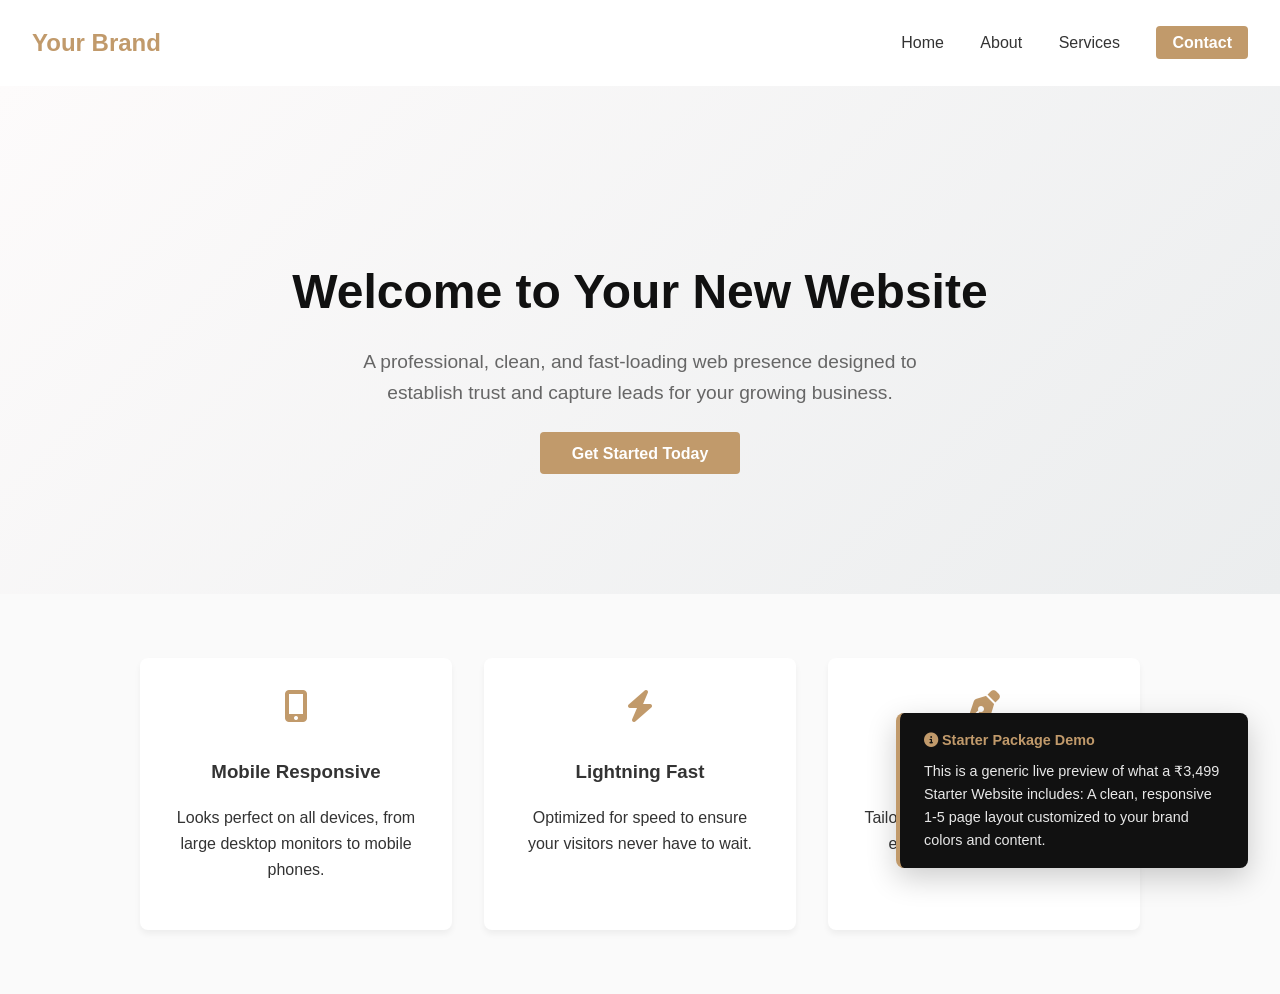
<file: demos/starter/index.html>
<!DOCTYPE html>
<html lang="en">
<head>
  <meta charset="UTF-8">
  <meta name="viewport" content="width=device-width, initial-scale=1.0">
  <title>Starter Package Demo | PixelsThruWeb</title>
  <link rel="stylesheet" href="https://cdnjs.cloudflare.com/ajax/libs/font-awesome/6.4.0/css/all.min.css">
  <style>
    :root {
      --primary: #C19A6B;
      --bg: #FAFAFA;
      --text: #333333;
    }
    body {
      font-family: -apple-system, BlinkMacSystemFont, "Segoe UI", Roboto, sans-serif;
      margin: 0; padding: 0;
      color: var(--text);
      background: var(--bg);
      line-height: 1.6;
    }
    header {
      background: white;
      padding: 1.5rem 2rem;
      box-shadow: 0 2px 10px rgba(0,0,0,0.05);
      display: flex;
      justify-content: space-between;
      align-items: center;
    }
    .logo { font-size: 1.5rem; font-weight: bold; color: var(--primary); }
    nav a { margin-left: 2rem; text-decoration: none; color: var(--text); font-weight: 500; }
    .hero {
      padding: 8rem 2rem;
      text-align: center;
      background: linear-gradient(135deg, #fdfbfb 0%, #ebedee 100%);
    }
    .hero h1 { font-size: 3rem; margin-bottom: 1rem; color: #111; }
    .hero p { font-size: 1.2rem; color: #666; max-width: 600px; margin: 0 auto 2rem; }
    .btn {
      padding: 0.8rem 2rem;
      background: var(--primary);
      color: white;
      text-decoration: none;
      border-radius: 4px;
      font-weight: bold;
    }
    .features {
      display: grid;
      grid-template-columns: repeat(auto-fit, minmax(250px, 1fr));
      gap: 2rem;
      padding: 4rem 2rem;
      max-width: 1000px;
      margin: 0 auto;
    }
    .feature-card {
      background: white;
      padding: 2rem;
      border-radius: 8px;
      text-align: center;
      box-shadow: 0 4px 6px rgba(0,0,0,0.05);
    }
    .feature-card i { font-size: 2rem; color: var(--primary); margin-bottom: 1rem; }
    
    .demo-badge {
      position: fixed;
      bottom: 2rem;
      right: 2rem;
      background: #111;
      color: white;
      padding: 1rem 1.5rem;
      border-radius: 8px;
      box-shadow: 0 10px 30px rgba(0,0,0,0.2);
      z-index: 1000;
      border-left: 4px solid var(--primary);
      max-width: 300px;
      font-size: 0.9rem;
    }
    .demo-badge h4 { margin: 0 0 0.5rem 0; color: var(--primary); }
    .demo-badge p { margin: 0; opacity: 0.9; }
  </style>
</head>
<body>

  <div class="demo-badge">
    <h4><i class="fa-solid fa-circle-info"></i> Starter Package Demo</h4>
    <p>This is a generic live preview of what a ₹3,499 Starter Website includes: A clean, responsive 1-5 page layout customized to your brand colors and content.</p>
  </div>

  <header>
    <div class="logo">Your Brand</div>
    <nav>
      <a href="#">Home</a>
      <a href="#">About</a>
      <a href="#">Services</a>
      <a href="#" class="btn" style="padding: 0.5rem 1rem; margin-left: 2rem;">Contact</a>
    </nav>
  </header>

  <section class="hero">
    <h1>Welcome to Your New Website</h1>
    <p>A professional, clean, and fast-loading web presence designed to establish trust and capture leads for your growing business.</p>
    <a href="#" class="btn">Get Started Today</a>
  </section>

  <section class="features">
    <div class="feature-card">
      <i class="fa-solid fa-mobile-screen-button"></i>
      <h3>Mobile Responsive</h3>
      <p>Looks perfect on all devices, from large desktop monitors to mobile phones.</p>
    </div>
    <div class="feature-card">
      <i class="fa-solid fa-bolt"></i>
      <h3>Lightning Fast</h3>
      <p>Optimized for speed to ensure your visitors never have to wait.</p>
    </div>
    <div class="feature-card">
      <i class="fa-solid fa-pen-nib"></i>
      <h3>Custom Design</h3>
      <p>Tailored specifically to match your existing branding and logo.</p>
    </div>
  </section>

</body>
</html>
</file>
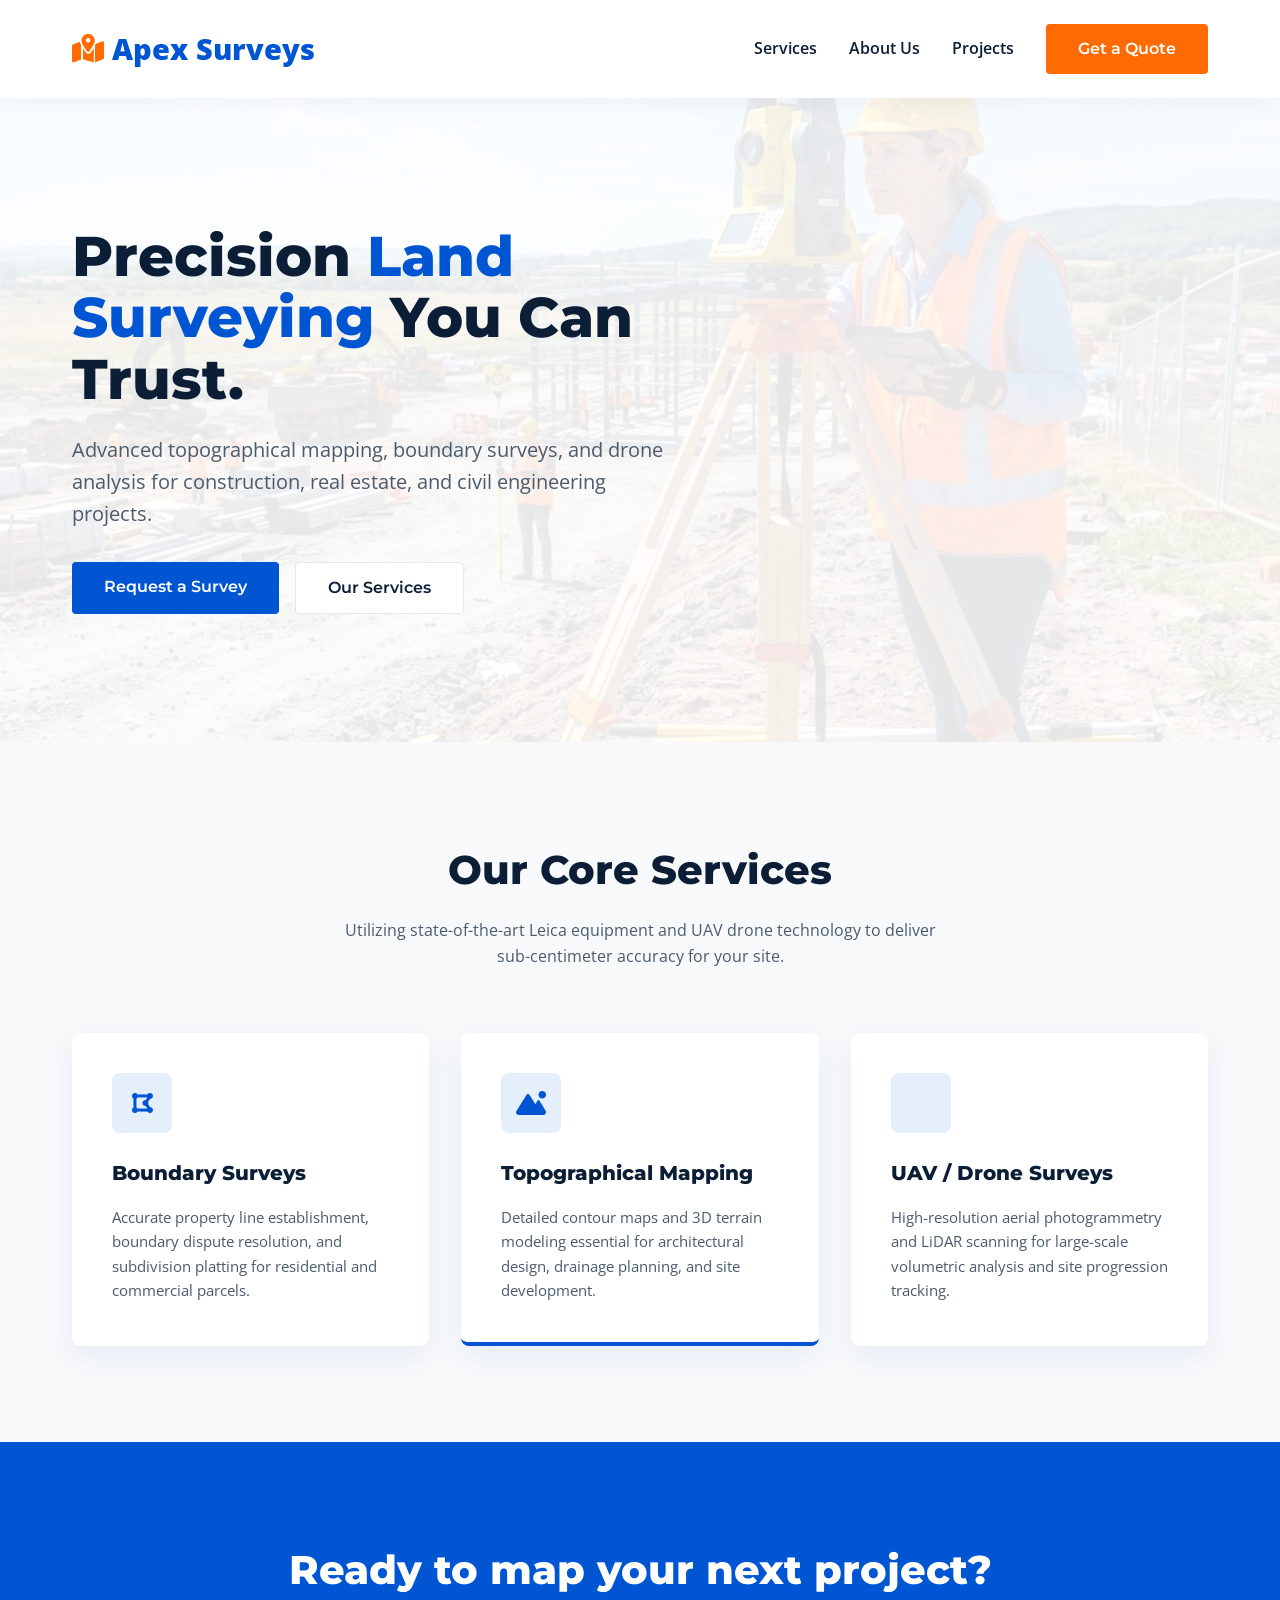
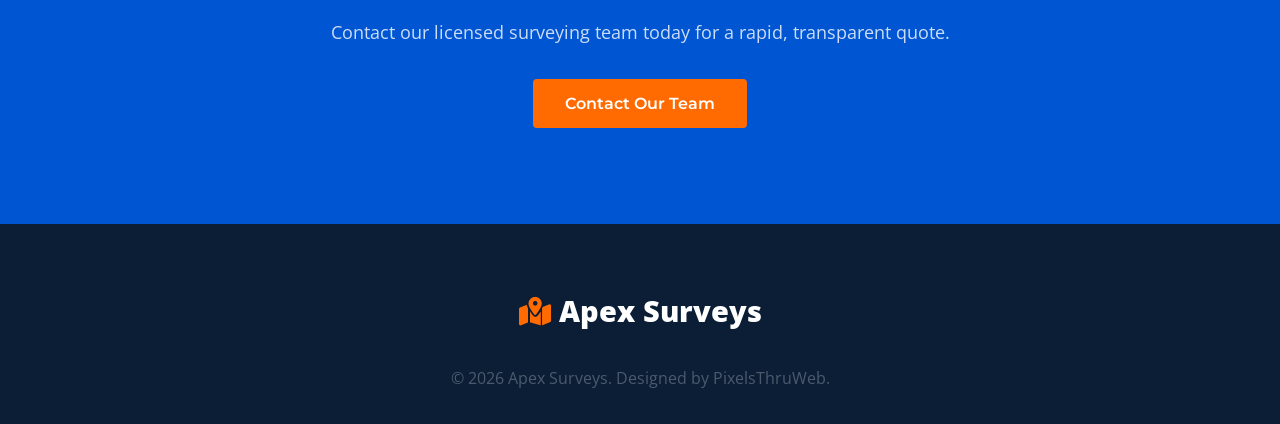
<file: demos/surveying/index.html>
<!DOCTYPE html>
<html lang="en">
<head>
  <meta charset="UTF-8">
  <meta name="viewport" content="width=device-width, initial-scale=1.0">
  <title>Apex Surveys | Professional Land Surveying</title>
  <link rel="stylesheet" href="https://cdnjs.cloudflare.com/ajax/libs/font-awesome/6.4.0/css/all.min.css">
  <link rel="stylesheet" href="styles.css">
</head>
<body>

  <!-- Header -->
  <header>
    <div class="container nav-container">
      <div class="logo">
        <i class="fa-solid fa-map-location-dot"></i>
        <span>Apex Surveys</span>
      </div>
      <nav class="nav-links">
        <a href="#services">Services</a>
        <a href="#about">About Us</a>
        <a href="#projects">Projects</a>
        <a href="#contact" class="btn btn-secondary" style="color: white;">Get a Quote</a>
      </nav>
    </div>
  </header>

  <!-- Hero Section -->
  <section class="hero">
    <div class="container">
      <div class="hero-content">
        <h1>Precision <span>Land Surveying</span> You Can Trust.</h1>
        <p>Advanced topographical mapping, boundary surveys, and drone analysis for construction, real estate, and civil engineering projects.</p>
        <div class="hero-btns">
          <a href="#contact" class="btn btn-primary">Request a Survey</a>
          <a href="#services" class="btn" style="background: white; border: 1px solid var(--border-light); color: var(--text-main);">Our Services</a>
        </div>
      </div>
    </div>
  </section>

  <!-- Services -->
  <section class="services" id="services">
    <div class="container">
      <div class="section-header">
        <h2>Our Core Services</h2>
        <p>Utilizing state-of-the-art Leica equipment and UAV drone technology to deliver sub-centimeter accuracy for your site.</p>
      </div>

      <div class="services-grid">
        <div class="service-card">
          <div class="service-icon"><i class="fa-solid fa-draw-polygon"></i></div>
          <h3>Boundary Surveys</h3>
          <p>Accurate property line establishment, boundary dispute resolution, and subdivision platting for residential and commercial parcels.</p>
        </div>

        <div class="service-card" style="border-bottom-color: var(--primary);">
          <div class="service-icon"><i class="fa-solid fa-mountain-sun"></i></div>
          <h3>Topographical Mapping</h3>
          <p>Detailed contour maps and 3D terrain modeling essential for architectural design, drainage planning, and site development.</p>
        </div>

        <div class="service-card">
          <div class="service-icon"><i class="fa-solid fa-drone"></i></div>
          <h3>UAV / Drone Surveys</h3>
          <p>High-resolution aerial photogrammetry and LiDAR scanning for large-scale volumetric analysis and site progression tracking.</p>
        </div>
      </div>
    </div>
  </section>

  <!-- CTA -->
  <section class="cta" id="contact">
    <div class="container">
      <h2>Ready to map your next project?</h2>
      <p>Contact our licensed surveying team today for a rapid, transparent quote.</p>
      <a href="mailto:contact@apexsurveys.demo" class="btn btn-secondary">Contact Our Team</a>
    </div>
  </section>

  <!-- Footer -->
  <footer>
    <div class="container">
      <div class="logo" style="justify-content: center; color: white;">
        <i class="fa-solid fa-map-location-dot"></i> Apex Surveys
      </div>
      <p>&copy; 2026 Apex Surveys. Designed by PixelsThruWeb.</p>
    </div>
  </footer>

</body>
</html>
</file>
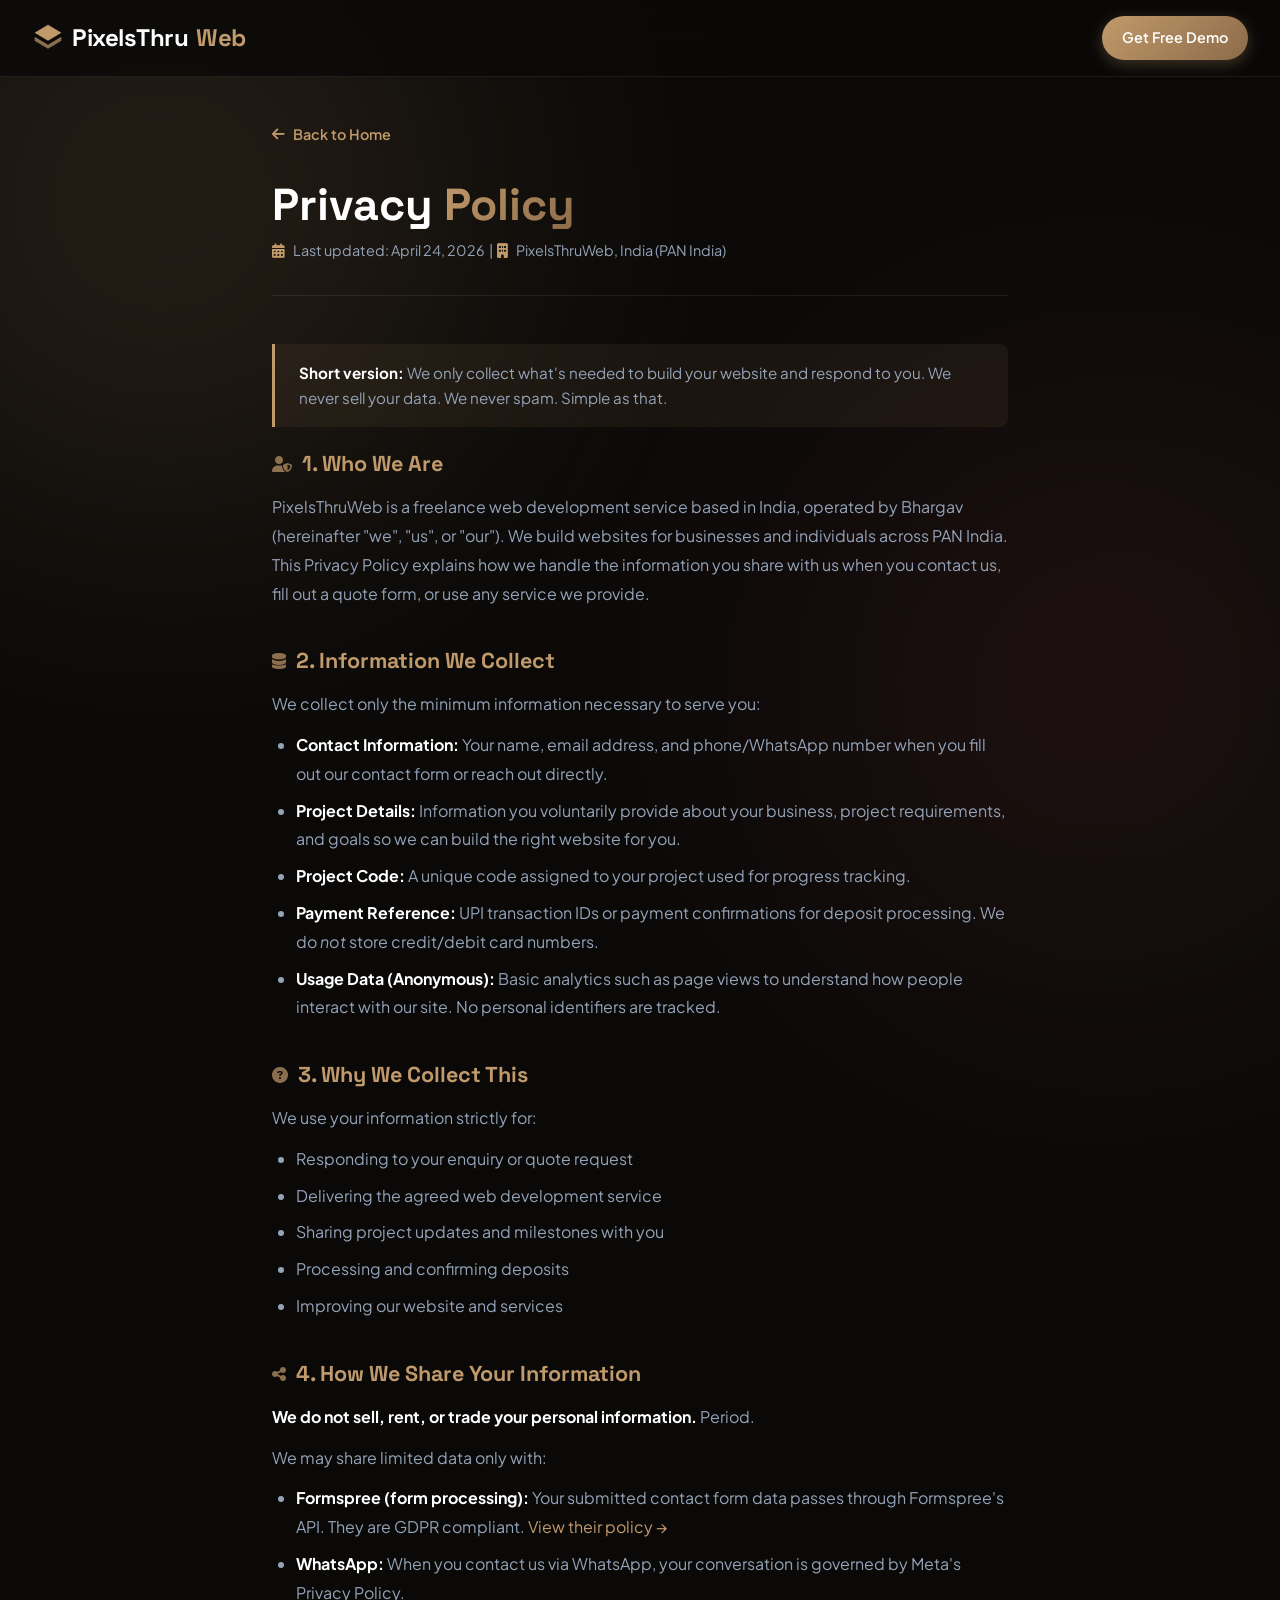
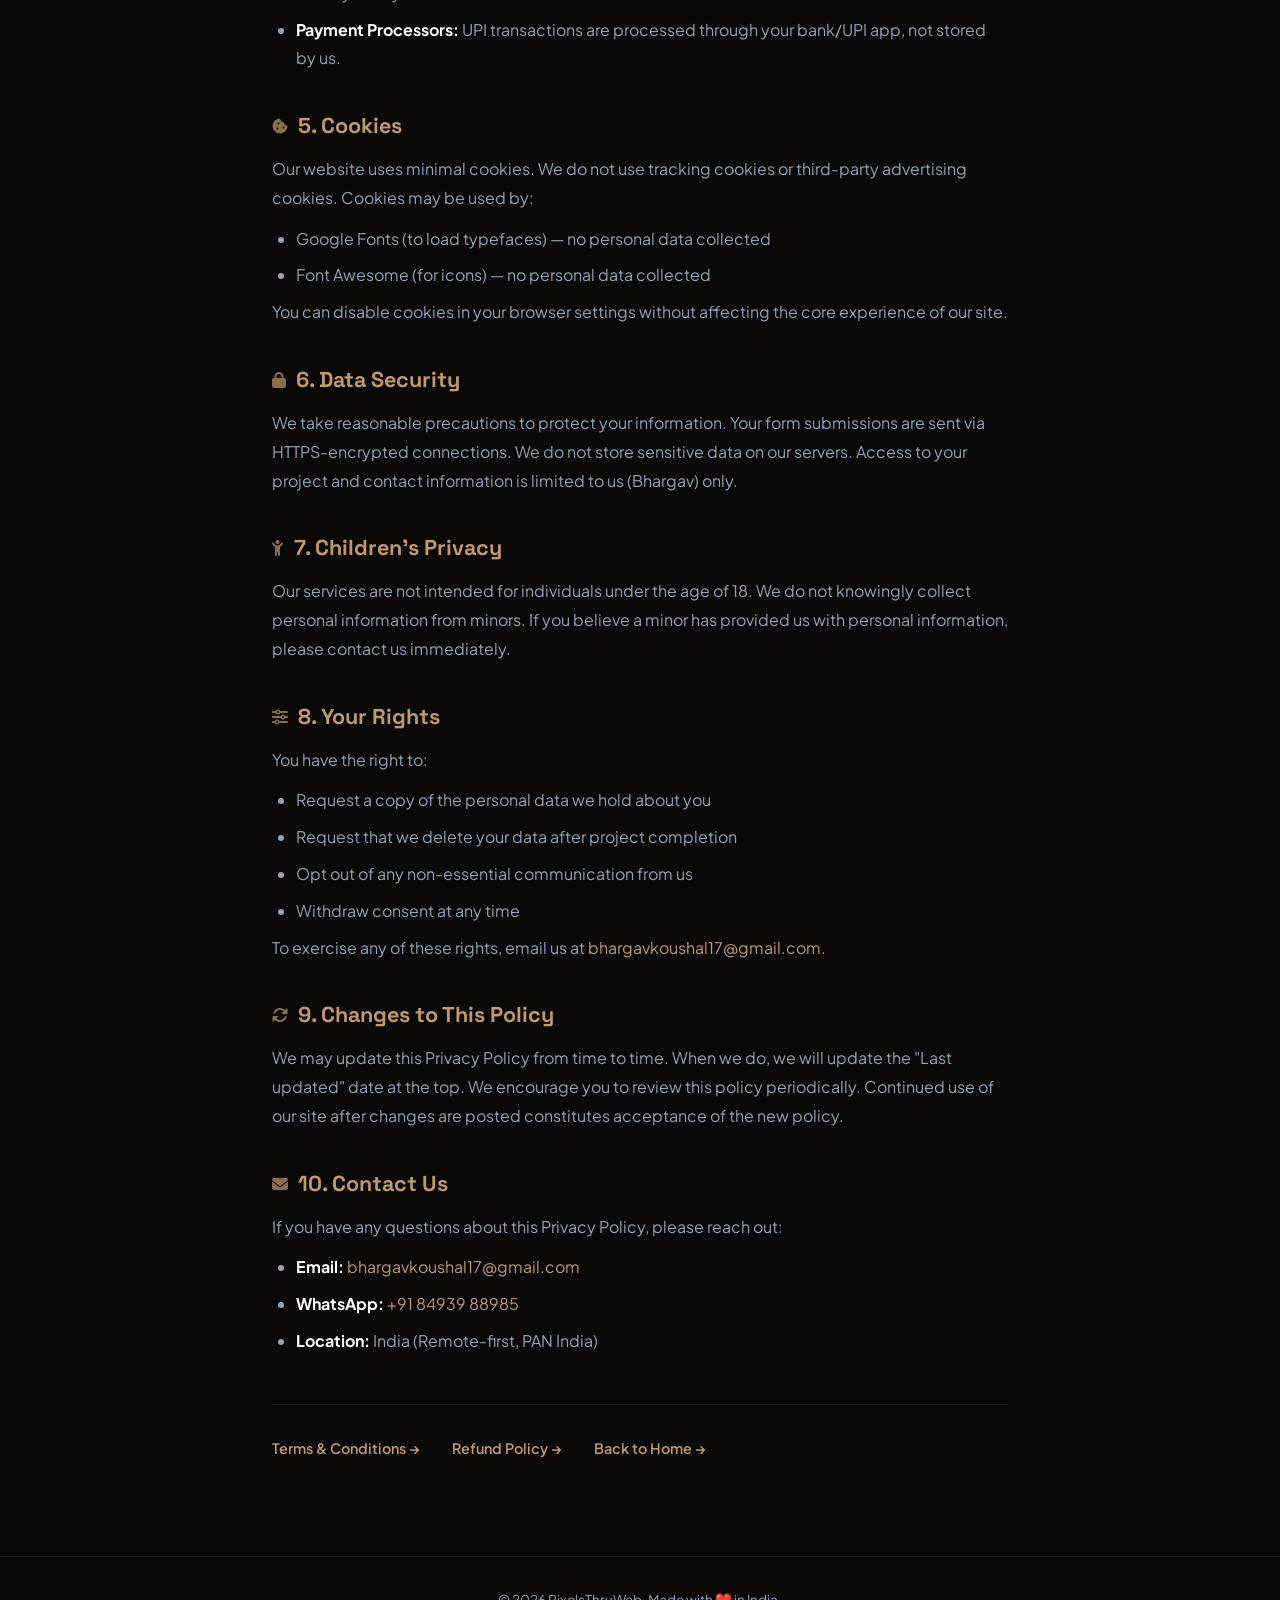
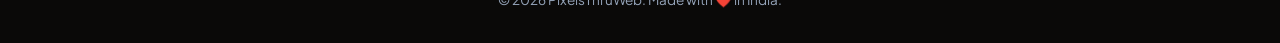
<file: privacy-policy.html>
<!DOCTYPE html>
<html lang="en">

<head>
  <meta charset="UTF-8">
  <meta name="viewport" content="width=device-width, initial-scale=1.0">
  <title>Privacy Policy | PixelsThruWeb</title>
  <meta name="description" content="Privacy Policy for PixelsThruWeb — learn how we collect, use, and protect your personal information.">
  <link rel="preconnect" href="https://fonts.googleapis.com">
  <link rel="preconnect" href="https://fonts.gstatic.com" crossorigin>
  <link href="https://fonts.googleapis.com/css2?family=Plus+Jakarta+Sans:wght@400;500;600&family=Space+Grotesk:wght@500;700&display=swap" rel="stylesheet">
  <link rel="stylesheet" href="https://cdnjs.cloudflare.com/ajax/libs/font-awesome/6.4.0/css/all.min.css">
  <link rel="stylesheet" href="css/styles.css">
  <style>
    .legal-page {
      max-width: 800px;
      margin: 0 auto;
      padding: 120px 2rem 6rem;
    }
    .legal-page h1 {
      font-size: 2.8rem;
      margin-bottom: 0.5rem;
    }
    .legal-meta {
      color: var(--text-muted);
      font-size: 0.9rem;
      margin-bottom: 3rem;
      padding-bottom: 2rem;
      border-bottom: 1px solid var(--border-light);
    }
    .legal-section {
      margin-bottom: 2.5rem;
    }
    .legal-section h2 {
      font-size: 1.35rem;
      margin-bottom: 1rem;
      color: var(--primary);
      display: flex;
      align-items: center;
      gap: 0.6rem;
    }
    .legal-section h2 i {
      font-size: 1rem;
      opacity: 0.7;
    }
    .legal-section p, .legal-section li {
      color: var(--text-muted);
      line-height: 1.8;
      margin-bottom: 0.75rem;
    }
    .legal-section ul {
      list-style: disc;
      padding-left: 1.5rem;
    }
    .legal-section ul li {
      margin-bottom: 0.5rem;
    }
    .legal-highlight {
      background: rgba(193, 154, 107, 0.08);
      border-left: 3px solid var(--primary);
      border-radius: 0 8px 8px 0;
      padding: 1rem 1.5rem;
      margin: 1.5rem 0;
      color: var(--text-muted);
      font-size: 0.95rem;
      line-height: 1.7;
    }
    .back-link {
      display: inline-flex;
      align-items: center;
      gap: 0.5rem;
      color: var(--primary);
      font-weight: 600;
      font-size: 0.9rem;
      margin-bottom: 2rem;
      transition: gap 0.2s;
    }
    .back-link:hover { gap: 0.75rem; }
    .legal-footer-links {
      display: flex;
      gap: 2rem;
      margin-top: 3rem;
      padding-top: 2rem;
      border-top: 1px solid var(--border-light);
      flex-wrap: wrap;
    }
    .legal-footer-links a {
      color: var(--primary);
      font-weight: 600;
      font-size: 0.9rem;
    }
    .legal-footer-links a:hover { text-decoration: underline; }
  </style>
</head>

<body>
  <div class="bg-glow glow-1"></div>
  <div class="bg-glow glow-2"></div>

  <!-- Navbar -->
  <nav class="navbar scrolled" id="navbar">
    <div class="container nav-container">
      <a href="index.html" class="logo">
        <svg viewBox="0 0 24 24" xmlns="http://www.w3.org/2000/svg">
          <polygon points="12,2 22,8 12,14 2,8" />
          <polygon points="2,11 12,17 22,11 22,14 12,20 2,14" opacity="0.7" />
        </svg> PixelsThru<span>Web</span>
      </a>
      <a href="index.html#contact" class="btn btn-primary" style="font-size: 0.9rem; padding: 0.65rem 1.25rem;">Get Free Demo</a>
    </div>
  </nav>

  <main class="legal-page">
    <a href="index.html" class="back-link"><i class="fa-solid fa-arrow-left"></i> Back to Home</a>

    <h1>Privacy <span class="text-gradient">Policy</span></h1>
    <p class="legal-meta">
      <i class="fa-solid fa-calendar-days" style="color: var(--primary); margin-right: 6px;"></i>
      Last updated: April 24, 2026 &nbsp;|&nbsp;
      <i class="fa-solid fa-building" style="color: var(--primary); margin-right: 6px;"></i>
      PixelsThruWeb, India (PAN India)
    </p>

    <div class="legal-highlight">
      <strong style="color: white;">Short version:</strong> We only collect what's needed to build your website and respond to you. We never sell your data. We never spam. Simple as that.
    </div>

    <div class="legal-section">
      <h2><i class="fa-solid fa-user-shield"></i> 1. Who We Are</h2>
      <p>PixelsThruWeb is a freelance web development service based in India, operated by Bhargav (hereinafter "we", "us", or "our"). We build websites for businesses and individuals across PAN India. This Privacy Policy explains how we handle the information you share with us when you contact us, fill out a quote form, or use any service we provide.</p>
    </div>

    <div class="legal-section">
      <h2><i class="fa-solid fa-database"></i> 2. Information We Collect</h2>
      <p>We collect only the minimum information necessary to serve you:</p>
      <ul>
        <li><strong style="color: white;">Contact Information:</strong> Your name, email address, and phone/WhatsApp number when you fill out our contact form or reach out directly.</li>
        <li><strong style="color: white;">Project Details:</strong> Information you voluntarily provide about your business, project requirements, and goals so we can build the right website for you.</li>
        <li><strong style="color: white;">Project Code:</strong> A unique code assigned to your project used for progress tracking.</li>
        <li><strong style="color: white;">Payment Reference:</strong> UPI transaction IDs or payment confirmations for deposit processing. We do <em>not</em> store credit/debit card numbers.</li>
        <li><strong style="color: white;">Usage Data (Anonymous):</strong> Basic analytics such as page views to understand how people interact with our site. No personal identifiers are tracked.</li>
      </ul>
    </div>

    <div class="legal-section">
      <h2><i class="fa-solid fa-circle-question"></i> 3. Why We Collect This</h2>
      <p>We use your information strictly for:</p>
      <ul>
        <li>Responding to your enquiry or quote request</li>
        <li>Delivering the agreed web development service</li>
        <li>Sharing project updates and milestones with you</li>
        <li>Processing and confirming deposits</li>
        <li>Improving our website and services</li>
      </ul>
    </div>

    <div class="legal-section">
      <h2><i class="fa-solid fa-share-nodes"></i> 4. How We Share Your Information</h2>
      <p><strong style="color: white;">We do not sell, rent, or trade your personal information.</strong> Period.</p>
      <p>We may share limited data only with:</p>
      <ul>
        <li><strong style="color: white;">Formspree (form processing):</strong> Your submitted contact form data passes through Formspree's API. They are GDPR compliant. <a href="https://formspree.io/legal/privacy-policy" target="_blank" style="color: var(--primary);">View their policy →</a></li>
        <li><strong style="color: white;">WhatsApp:</strong> When you contact us via WhatsApp, your conversation is governed by Meta's Privacy Policy.</li>
        <li><strong style="color: white;">Payment Processors:</strong> UPI transactions are processed through your bank/UPI app, not stored by us.</li>
      </ul>
    </div>

    <div class="legal-section">
      <h2><i class="fa-solid fa-cookie-bite"></i> 5. Cookies</h2>
      <p>Our website uses minimal cookies. We do not use tracking cookies or third-party advertising cookies. Cookies may be used by:</p>
      <ul>
        <li>Google Fonts (to load typefaces) — no personal data collected</li>
        <li>Font Awesome (for icons) — no personal data collected</li>
      </ul>
      <p>You can disable cookies in your browser settings without affecting the core experience of our site.</p>
    </div>

    <div class="legal-section">
      <h2><i class="fa-solid fa-lock"></i> 6. Data Security</h2>
      <p>We take reasonable precautions to protect your information. Your form submissions are sent via HTTPS-encrypted connections. We do not store sensitive data on our servers. Access to your project and contact information is limited to us (Bhargav) only.</p>
    </div>

    <div class="legal-section">
      <h2><i class="fa-solid fa-child-reaching"></i> 7. Children's Privacy</h2>
      <p>Our services are not intended for individuals under the age of 18. We do not knowingly collect personal information from minors. If you believe a minor has provided us with personal information, please contact us immediately.</p>
    </div>

    <div class="legal-section">
      <h2><i class="fa-solid fa-sliders"></i> 8. Your Rights</h2>
      <p>You have the right to:</p>
      <ul>
        <li>Request a copy of the personal data we hold about you</li>
        <li>Request that we delete your data after project completion</li>
        <li>Opt out of any non-essential communication from us</li>
        <li>Withdraw consent at any time</li>
      </ul>
      <p>To exercise any of these rights, email us at <a href="mailto:bhargavkoushal17@gmail.com" style="color: var(--primary);">bhargavkoushal17@gmail.com</a>.</p>
    </div>

    <div class="legal-section">
      <h2><i class="fa-solid fa-rotate"></i> 9. Changes to This Policy</h2>
      <p>We may update this Privacy Policy from time to time. When we do, we will update the "Last updated" date at the top. We encourage you to review this policy periodically. Continued use of our site after changes are posted constitutes acceptance of the new policy.</p>
    </div>

    <div class="legal-section">
      <h2><i class="fa-solid fa-envelope"></i> 10. Contact Us</h2>
      <p>If you have any questions about this Privacy Policy, please reach out:</p>
      <ul>
        <li><strong style="color: white;">Email:</strong> <a href="mailto:bhargavkoushal17@gmail.com" style="color: var(--primary);">bhargavkoushal17@gmail.com</a></li>
        <li><strong style="color: white;">WhatsApp:</strong> <a href="https://wa.me/918493988985" target="_blank" style="color: var(--primary);">+91 84939 88985</a></li>
        <li><strong style="color: white;">Location:</strong> India (Remote-first, PAN India)</li>
      </ul>
    </div>

    <div class="legal-footer-links">
      <a href="terms.html">Terms &amp; Conditions →</a>
      <a href="refund-policy.html">Refund Policy →</a>
      <a href="index.html">Back to Home →</a>
    </div>
  </main>

  <footer style="text-align: center; padding: 2rem; color: var(--text-muted); font-size: 0.85rem; border-top: 1px solid var(--border-light);">
    <p>&copy; 2026 PixelsThruWeb. Made with ❤️ in India.</p>
  </footer>
</body>
</html>
</file>
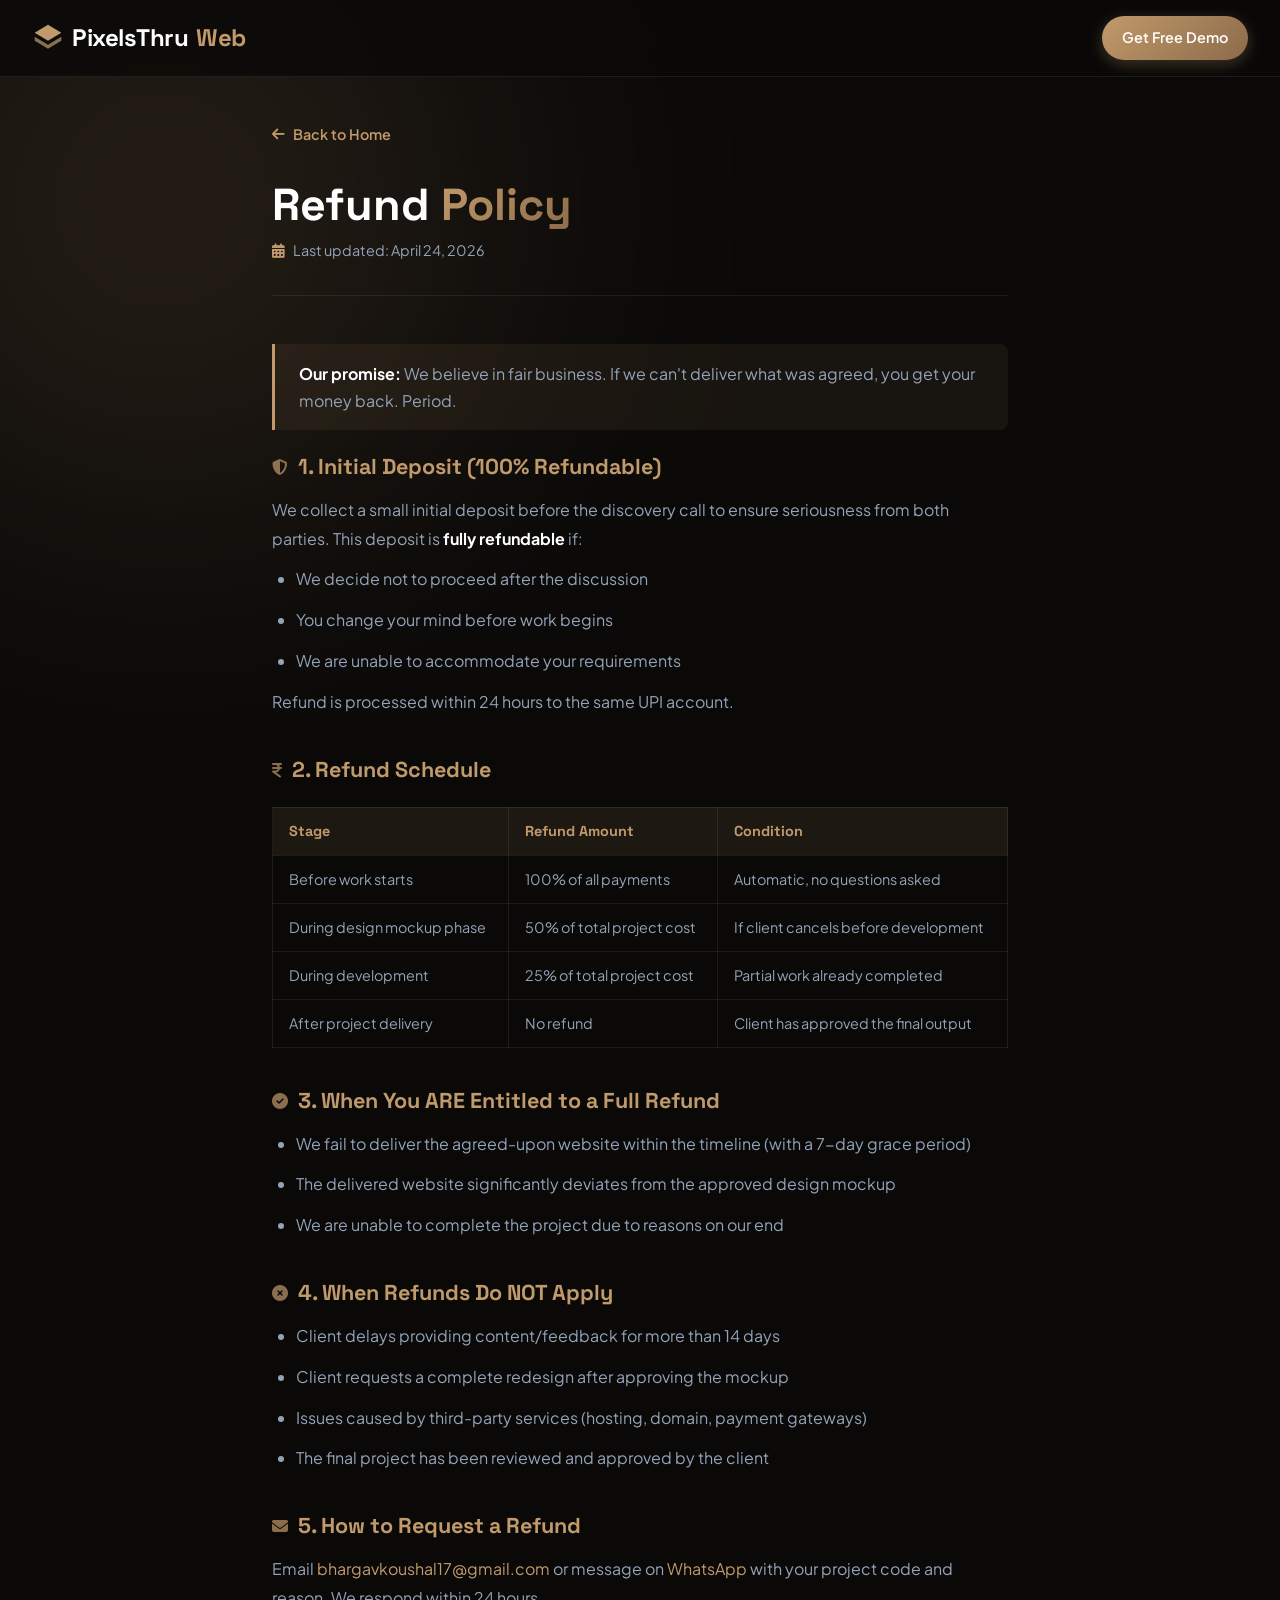
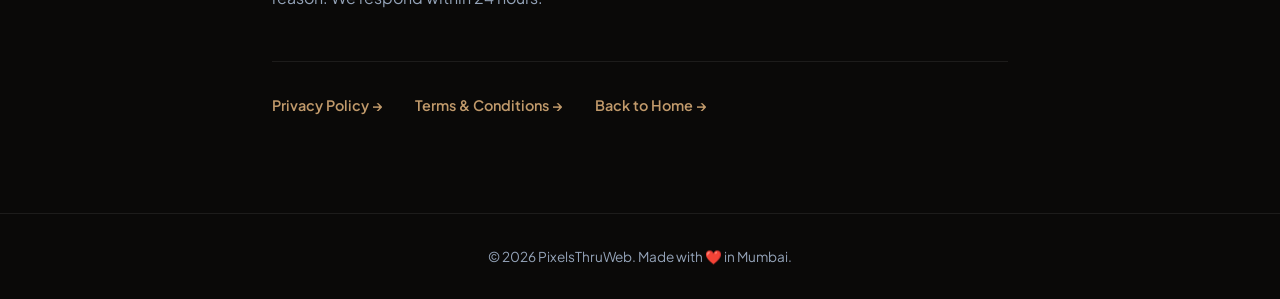
<file: refund-policy.html>
<!DOCTYPE html>
<html lang="en">
<head>
  <meta charset="UTF-8">
  <meta name="viewport" content="width=device-width, initial-scale=1.0">
  <title>Refund Policy | PixelsThruWeb</title>
  <meta name="description" content="Refund Policy for PixelsThruWeb — our commitment to fair, transparent refund practices.">
  <link rel="preconnect" href="https://fonts.googleapis.com">
  <link rel="preconnect" href="https://fonts.gstatic.com" crossorigin>
  <link href="https://fonts.googleapis.com/css2?family=Plus+Jakarta+Sans:wght@400;500;600&family=Space+Grotesk:wght@500;700&display=swap" rel="stylesheet">
  <link rel="stylesheet" href="https://cdnjs.cloudflare.com/ajax/libs/font-awesome/6.4.0/css/all.min.css">
  <link rel="stylesheet" href="css/styles.css">
  <style>
    .legal-page { max-width:800px; margin:0 auto; padding:120px 2rem 6rem; }
    .legal-page h1 { font-size:2.8rem; margin-bottom:0.5rem; }
    .legal-meta { color:var(--text-muted); font-size:0.9rem; margin-bottom:3rem; padding-bottom:2rem; border-bottom:1px solid var(--border-light); }
    .legal-section { margin-bottom:2.5rem; }
    .legal-section h2 { font-size:1.35rem; margin-bottom:1rem; color:var(--primary); display:flex; align-items:center; gap:0.6rem; }
    .legal-section h2 i { font-size:1rem; opacity:0.7; }
    .legal-section p, .legal-section li { color:var(--text-muted); line-height:1.8; margin-bottom:0.75rem; }
    .legal-section ul { list-style:disc; padding-left:1.5rem; }
    .legal-highlight { background:rgba(193,154,107,0.08); border-left:3px solid var(--primary); border-radius:0 8px 8px 0; padding:1rem 1.5rem; margin:1.5rem 0; color:var(--text-muted); line-height:1.7; }
    .back-link { display:inline-flex; align-items:center; gap:0.5rem; color:var(--primary); font-weight:600; font-size:0.9rem; margin-bottom:2rem; transition:gap 0.2s; }
    .back-link:hover { gap:0.75rem; }
    .refund-table { width:100%; border-collapse:collapse; margin:1.5rem 0; font-size:0.9rem; }
    .refund-table th { background:rgba(193,154,107,0.1); color:var(--primary); padding:0.75rem 1rem; text-align:left; font-family:'Space Grotesk',sans-serif; border:1px solid var(--border-light); }
    .refund-table td { padding:0.75rem 1rem; border:1px solid var(--border-light); color:var(--text-muted); }
    .legal-footer-links { display:flex; gap:2rem; margin-top:3rem; padding-top:2rem; border-top:1px solid var(--border-light); flex-wrap:wrap; }
    .legal-footer-links a { color:var(--primary); font-weight:600; font-size:0.9rem; }
    .legal-footer-links a:hover { text-decoration:underline; }
  </style>
</head>
<body>
  <div class="bg-glow glow-1"></div>
  <nav class="navbar scrolled">
    <div class="container nav-container">
      <a href="index.html" class="logo">
        <svg viewBox="0 0 24 24" xmlns="http://www.w3.org/2000/svg"><polygon points="12,2 22,8 12,14 2,8"/><polygon points="2,11 12,17 22,11 22,14 12,20 2,14" opacity="0.7"/></svg> PixelsThru<span>Web</span>
      </a>
      <a href="index.html#contact" class="btn btn-primary" style="font-size:0.9rem; padding:0.65rem 1.25rem;">Get Free Demo</a>
    </div>
  </nav>

  <main class="legal-page">
    <a href="index.html" class="back-link"><i class="fa-solid fa-arrow-left"></i> Back to Home</a>
    <h1>Refund <span class="text-gradient">Policy</span></h1>
    <p class="legal-meta"><i class="fa-solid fa-calendar-days" style="color:var(--primary); margin-right:6px;"></i> Last updated: April 24, 2026</p>

    <div class="legal-highlight"><strong style="color:white;">Our promise:</strong> We believe in fair business. If we can't deliver what was agreed, you get your money back. Period.</div>

    <div class="legal-section">
      <h2><i class="fa-solid fa-shield-halved"></i> 1. Initial Deposit (100% Refundable)</h2>
      <p>We collect a small initial deposit before the discovery call to ensure seriousness from both parties. This deposit is <strong style="color:white;">fully refundable</strong> if:</p>
      <ul>
        <li>We decide not to proceed after the discussion</li>
        <li>You change your mind before work begins</li>
        <li>We are unable to accommodate your requirements</li>
      </ul>
      <p>Refund is processed within 24 hours to the same UPI account.</p>
    </div>

    <div class="legal-section">
      <h2><i class="fa-solid fa-indian-rupee-sign"></i> 2. Refund Schedule</h2>
      <table class="refund-table">
        <tr><th>Stage</th><th>Refund Amount</th><th>Condition</th></tr>
        <tr><td>Before work starts</td><td>100% of all payments</td><td>Automatic, no questions asked</td></tr>
        <tr><td>During design mockup phase</td><td>50% of total project cost</td><td>If client cancels before development</td></tr>
        <tr><td>During development</td><td>25% of total project cost</td><td>Partial work already completed</td></tr>
        <tr><td>After project delivery</td><td>No refund</td><td>Client has approved the final output</td></tr>
      </table>
    </div>

    <div class="legal-section">
      <h2><i class="fa-solid fa-circle-check"></i> 3. When You ARE Entitled to a Full Refund</h2>
      <ul>
        <li>We fail to deliver the agreed-upon website within the timeline (with a 7-day grace period)</li>
        <li>The delivered website significantly deviates from the approved design mockup</li>
        <li>We are unable to complete the project due to reasons on our end</li>
      </ul>
    </div>

    <div class="legal-section">
      <h2><i class="fa-solid fa-circle-xmark"></i> 4. When Refunds Do NOT Apply</h2>
      <ul>
        <li>Client delays providing content/feedback for more than 14 days</li>
        <li>Client requests a complete redesign after approving the mockup</li>
        <li>Issues caused by third-party services (hosting, domain, payment gateways)</li>
        <li>The final project has been reviewed and approved by the client</li>
      </ul>
    </div>

    <div class="legal-section">
      <h2><i class="fa-solid fa-envelope"></i> 5. How to Request a Refund</h2>
      <p>Email <a href="mailto:bhargavkoushal17@gmail.com" style="color:var(--primary);">bhargavkoushal17@gmail.com</a> or message on <a href="https://wa.me/918493988985" target="_blank" style="color:var(--primary);">WhatsApp</a> with your project code and reason. We respond within 24 hours.</p>
    </div>

    <div class="legal-footer-links">
      <a href="privacy-policy.html">Privacy Policy →</a>
      <a href="terms.html">Terms & Conditions →</a>
      <a href="index.html">Back to Home →</a>
    </div>
  </main>

  <footer style="text-align:center; padding:2rem; color:var(--text-muted); font-size:0.85rem; border-top:1px solid var(--border-light);">
    <p>&copy; 2026 PixelsThruWeb. Made with ❤️ in Mumbai.</p>
  </footer>
</body>
</html>
</file>
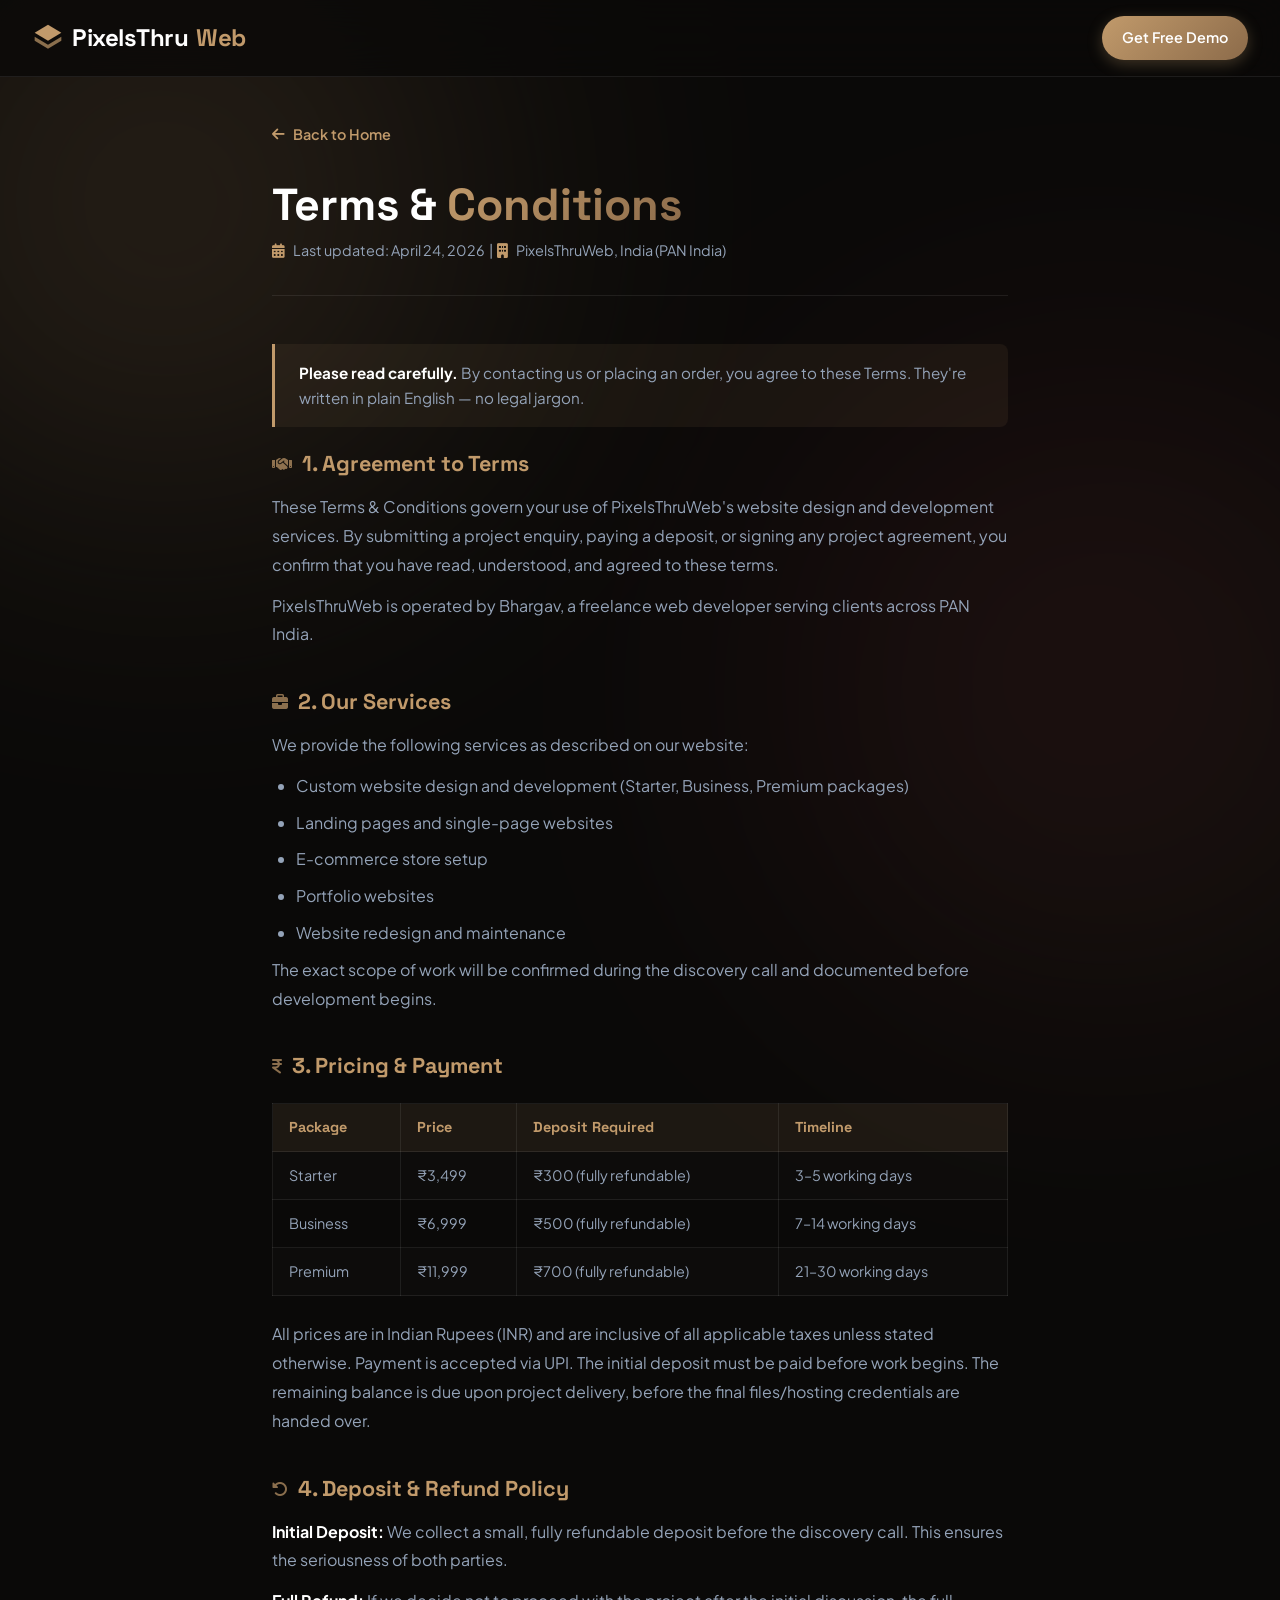
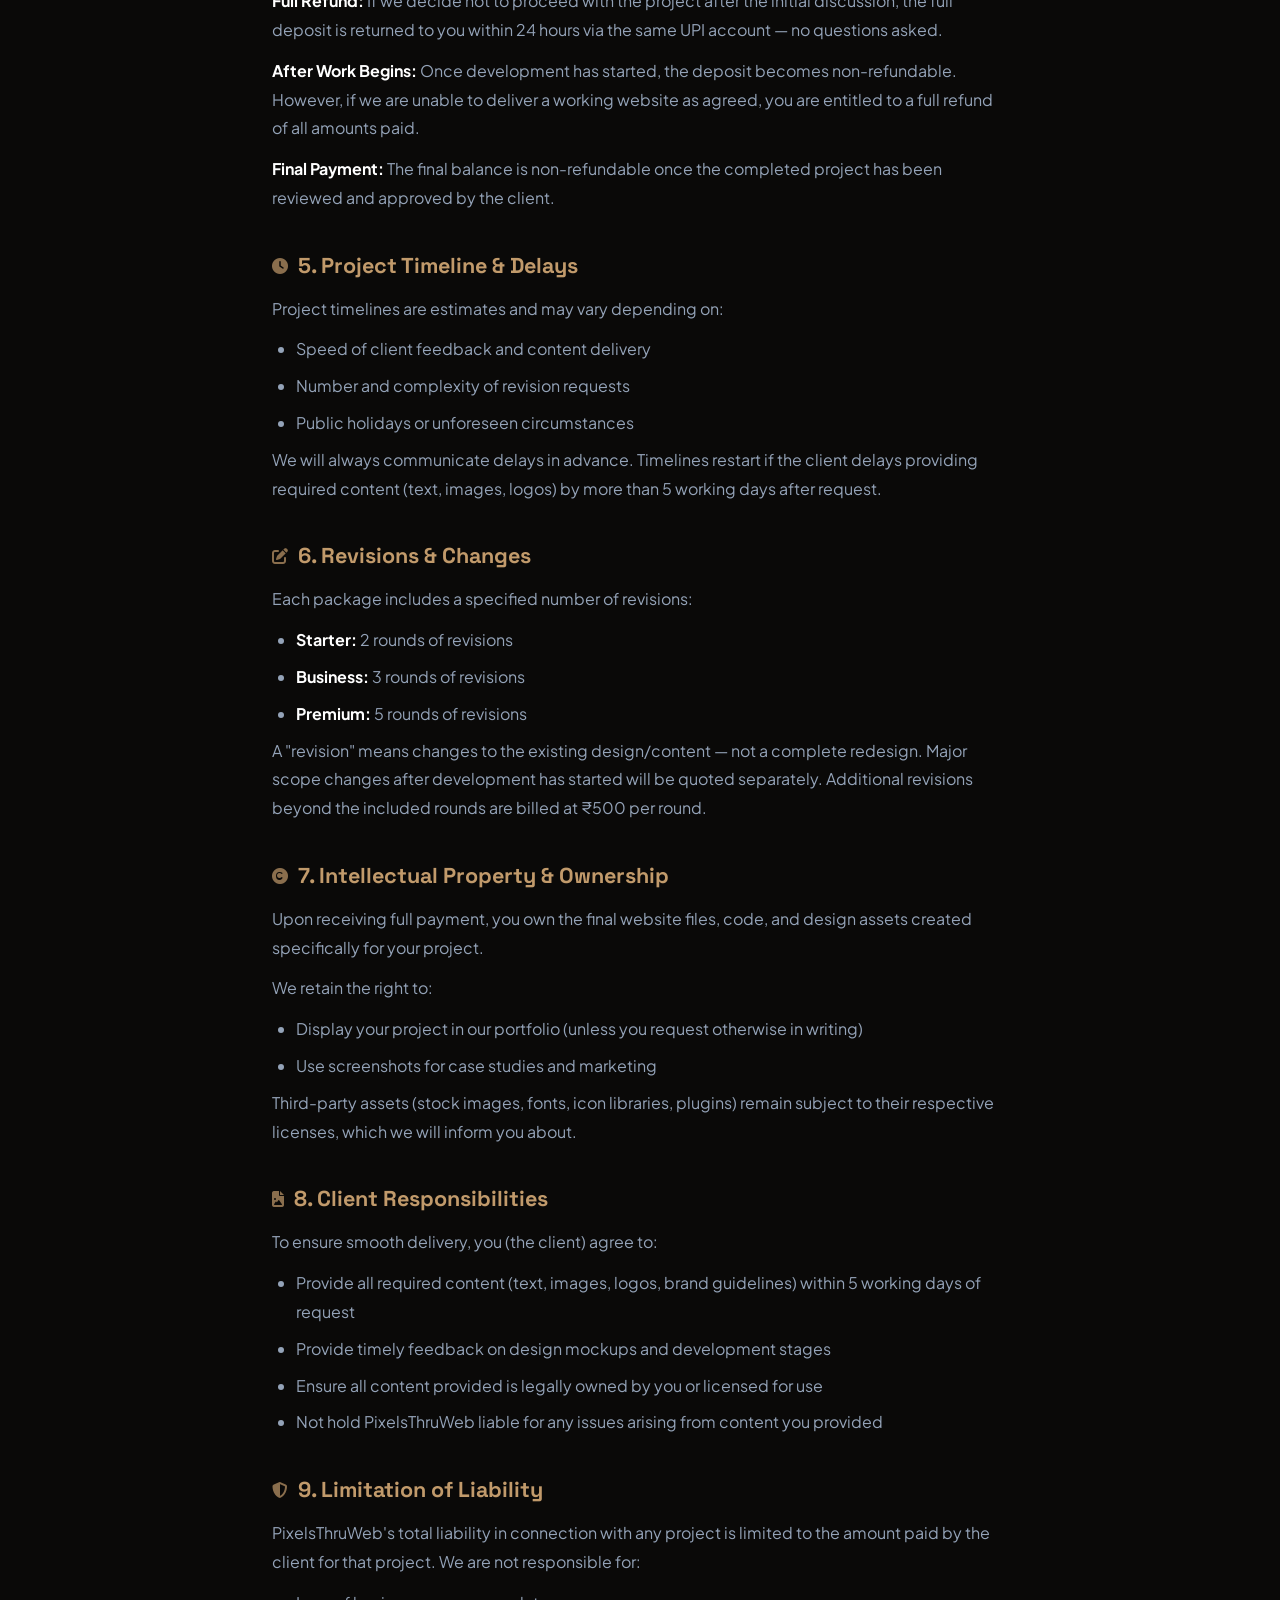
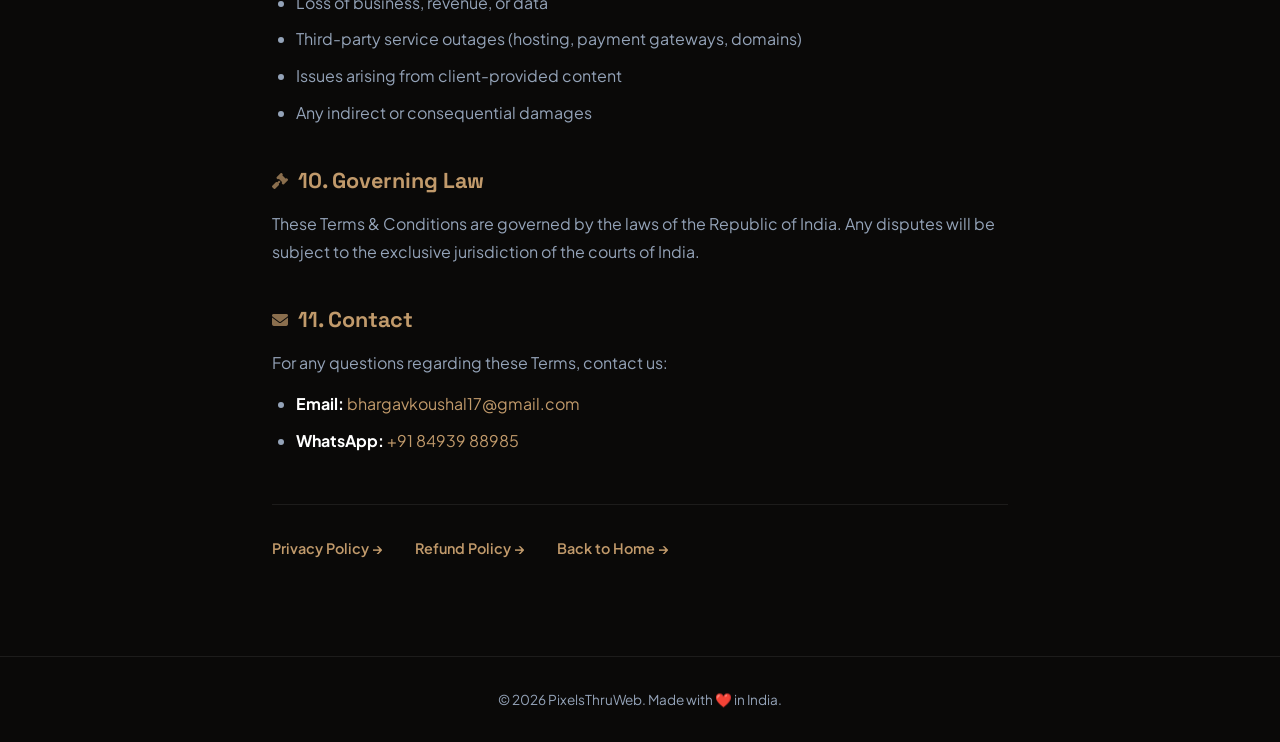
<file: terms.html>
<!DOCTYPE html>
<html lang="en">

<head>
  <meta charset="UTF-8">
  <meta name="viewport" content="width=device-width, initial-scale=1.0">
  <title>Terms & Conditions | PixelsThruWeb</title>
  <meta name="description" content="Terms and Conditions for PixelsThruWeb web development services — understand your rights, our obligations, and project policies.">
  <link rel="preconnect" href="https://fonts.googleapis.com">
  <link rel="preconnect" href="https://fonts.gstatic.com" crossorigin>
  <link href="https://fonts.googleapis.com/css2?family=Plus+Jakarta+Sans:wght@400;500;600&family=Space+Grotesk:wght@500;700&display=swap" rel="stylesheet">
  <link rel="stylesheet" href="https://cdnjs.cloudflare.com/ajax/libs/font-awesome/6.4.0/css/all.min.css">
  <link rel="stylesheet" href="css/styles.css">
  <style>
    .legal-page {
      max-width: 800px;
      margin: 0 auto;
      padding: 120px 2rem 6rem;
    }
    .legal-page h1 { font-size: 2.8rem; margin-bottom: 0.5rem; }
    .legal-meta {
      color: var(--text-muted);
      font-size: 0.9rem;
      margin-bottom: 3rem;
      padding-bottom: 2rem;
      border-bottom: 1px solid var(--border-light);
    }
    .legal-section { margin-bottom: 2.5rem; }
    .legal-section h2 {
      font-size: 1.35rem;
      margin-bottom: 1rem;
      color: var(--primary);
      display: flex;
      align-items: center;
      gap: 0.6rem;
    }
    .legal-section h2 i { font-size: 1rem; opacity: 0.7; }
    .legal-section p, .legal-section li {
      color: var(--text-muted);
      line-height: 1.8;
      margin-bottom: 0.75rem;
    }
    .legal-section ul { list-style: disc; padding-left: 1.5rem; }
    .legal-section ul li { margin-bottom: 0.5rem; }
    .legal-highlight {
      background: rgba(193, 154, 107, 0.08);
      border-left: 3px solid var(--primary);
      border-radius: 0 8px 8px 0;
      padding: 1rem 1.5rem;
      margin: 1.5rem 0;
      color: var(--text-muted);
      font-size: 0.95rem;
      line-height: 1.7;
    }
    .terms-table {
      width: 100%;
      border-collapse: collapse;
      margin: 1.5rem 0;
      font-size: 0.9rem;
    }
    .terms-table th {
      background: rgba(193, 154, 107, 0.1);
      color: var(--primary);
      padding: 0.75rem 1rem;
      text-align: left;
      font-family: 'Space Grotesk', sans-serif;
      border: 1px solid var(--border-light);
    }
    .terms-table td {
      padding: 0.75rem 1rem;
      border: 1px solid var(--border-light);
      color: var(--text-muted);
    }
    .terms-table tr:nth-child(even) td {
      background: rgba(255,255,255,0.01);
    }
    .back-link {
      display: inline-flex;
      align-items: center;
      gap: 0.5rem;
      color: var(--primary);
      font-weight: 600;
      font-size: 0.9rem;
      margin-bottom: 2rem;
      transition: gap 0.2s;
    }
    .back-link:hover { gap: 0.75rem; }
    .legal-footer-links {
      display: flex;
      gap: 2rem;
      margin-top: 3rem;
      padding-top: 2rem;
      border-top: 1px solid var(--border-light);
      flex-wrap: wrap;
    }
    .legal-footer-links a {
      color: var(--primary);
      font-weight: 600;
      font-size: 0.9rem;
    }
    .legal-footer-links a:hover { text-decoration: underline; }
  </style>
</head>

<body>
  <div class="bg-glow glow-1"></div>
  <div class="bg-glow glow-2"></div>

  <nav class="navbar scrolled" id="navbar">
    <div class="container nav-container">
      <a href="index.html" class="logo">
        <svg viewBox="0 0 24 24" xmlns="http://www.w3.org/2000/svg">
          <polygon points="12,2 22,8 12,14 2,8" />
          <polygon points="2,11 12,17 22,11 22,14 12,20 2,14" opacity="0.7" />
        </svg> PixelsThru<span>Web</span>
      </a>
      <a href="index.html#contact" class="btn btn-primary" style="font-size: 0.9rem; padding: 0.65rem 1.25rem;">Get Free Demo</a>
    </div>
  </nav>

  <main class="legal-page">
    <a href="index.html" class="back-link"><i class="fa-solid fa-arrow-left"></i> Back to Home</a>

    <h1>Terms & <span class="text-gradient">Conditions</span></h1>
    <p class="legal-meta">
      <i class="fa-solid fa-calendar-days" style="color: var(--primary); margin-right: 6px;"></i>
      Last updated: April 24, 2026 &nbsp;|&nbsp;
      <i class="fa-solid fa-building" style="color: var(--primary); margin-right: 6px;"></i>
      PixelsThruWeb, India (PAN India)
    </p>

    <div class="legal-highlight">
      <strong style="color: white;">Please read carefully.</strong> By contacting us or placing an order, you agree to these Terms. They're written in plain English — no legal jargon.
    </div>

    <div class="legal-section">
      <h2><i class="fa-solid fa-handshake"></i> 1. Agreement to Terms</h2>
      <p>These Terms & Conditions govern your use of PixelsThruWeb's website design and development services. By submitting a project enquiry, paying a deposit, or signing any project agreement, you confirm that you have read, understood, and agreed to these terms.</p>
      <p>PixelsThruWeb is operated by Bhargav, a freelance web developer serving clients across PAN India.</p>
    </div>

    <div class="legal-section">
      <h2><i class="fa-solid fa-briefcase"></i> 2. Our Services</h2>
      <p>We provide the following services as described on our website:</p>
      <ul>
        <li>Custom website design and development (Starter, Business, Premium packages)</li>
        <li>Landing pages and single-page websites</li>
        <li>E-commerce store setup</li>
        <li>Portfolio websites</li>
        <li>Website redesign and maintenance</li>
      </ul>
      <p>The exact scope of work will be confirmed during the discovery call and documented before development begins.</p>
    </div>

    <div class="legal-section">
      <h2><i class="fa-solid fa-indian-rupee-sign"></i> 3. Pricing & Payment</h2>
      <table class="terms-table">
        <tr>
          <th>Package</th>
          <th>Price</th>
          <th>Deposit Required</th>
          <th>Timeline</th>
        </tr>
        <tr>
          <td>Starter</td>
          <td>₹3,499</td>
          <td>₹300 (fully refundable)</td>
          <td>3–5 working days</td>
        </tr>
        <tr>
          <td>Business</td>
          <td>₹6,999</td>
          <td>₹500 (fully refundable)</td>
          <td>7–14 working days</td>
        </tr>
        <tr>
          <td>Premium</td>
          <td>₹11,999</td>
          <td>₹700 (fully refundable)</td>
          <td>21–30 working days</td>
        </tr>
      </table>
      <p>All prices are in Indian Rupees (INR) and are inclusive of all applicable taxes unless stated otherwise. Payment is accepted via UPI. The initial deposit must be paid before work begins. The remaining balance is due upon project delivery, before the final files/hosting credentials are handed over.</p>
    </div>

    <div class="legal-section">
      <h2><i class="fa-solid fa-rotate-left"></i> 4. Deposit & Refund Policy</h2>
      <p><strong style="color: white;">Initial Deposit:</strong> We collect a small, fully refundable deposit before the discovery call. This ensures the seriousness of both parties.</p>
      <p><strong style="color: white;">Full Refund:</strong> If we decide not to proceed with the project after the initial discussion, the full deposit is returned to you within 24 hours via the same UPI account — no questions asked.</p>
      <p><strong style="color: white;">After Work Begins:</strong> Once development has started, the deposit becomes non-refundable. However, if we are unable to deliver a working website as agreed, you are entitled to a full refund of all amounts paid.</p>
      <p><strong style="color: white;">Final Payment:</strong> The final balance is non-refundable once the completed project has been reviewed and approved by the client.</p>
    </div>

    <div class="legal-section">
      <h2><i class="fa-solid fa-clock"></i> 5. Project Timeline & Delays</h2>
      <p>Project timelines are estimates and may vary depending on:</p>
      <ul>
        <li>Speed of client feedback and content delivery</li>
        <li>Number and complexity of revision requests</li>
        <li>Public holidays or unforeseen circumstances</li>
      </ul>
      <p>We will always communicate delays in advance. Timelines restart if the client delays providing required content (text, images, logos) by more than 5 working days after request.</p>
    </div>

    <div class="legal-section">
      <h2><i class="fa-solid fa-pen-to-square"></i> 6. Revisions & Changes</h2>
      <p>Each package includes a specified number of revisions:</p>
      <ul>
        <li><strong style="color: white;">Starter:</strong> 2 rounds of revisions</li>
        <li><strong style="color: white;">Business:</strong> 3 rounds of revisions</li>
        <li><strong style="color: white;">Premium:</strong> 5 rounds of revisions</li>
      </ul>
      <p>A "revision" means changes to the existing design/content — not a complete redesign. Major scope changes after development has started will be quoted separately. Additional revisions beyond the included rounds are billed at ₹500 per round.</p>
    </div>

    <div class="legal-section">
      <h2><i class="fa-solid fa-copyright"></i> 7. Intellectual Property & Ownership</h2>
      <p>Upon receiving full payment, you own the final website files, code, and design assets created specifically for your project.</p>
      <p>We retain the right to:</p>
      <ul>
        <li>Display your project in our portfolio (unless you request otherwise in writing)</li>
        <li>Use screenshots for case studies and marketing</li>
      </ul>
      <p>Third-party assets (stock images, fonts, icon libraries, plugins) remain subject to their respective licenses, which we will inform you about.</p>
    </div>

    <div class="legal-section">
      <h2><i class="fa-solid fa-file-image"></i> 8. Client Responsibilities</h2>
      <p>To ensure smooth delivery, you (the client) agree to:</p>
      <ul>
        <li>Provide all required content (text, images, logos, brand guidelines) within 5 working days of request</li>
        <li>Provide timely feedback on design mockups and development stages</li>
        <li>Ensure all content provided is legally owned by you or licensed for use</li>
        <li>Not hold PixelsThruWeb liable for any issues arising from content you provided</li>
      </ul>
    </div>

    <div class="legal-section">
      <h2><i class="fa-solid fa-shield-halved"></i> 9. Limitation of Liability</h2>
      <p>PixelsThruWeb's total liability in connection with any project is limited to the amount paid by the client for that project. We are not responsible for:</p>
      <ul>
        <li>Loss of business, revenue, or data</li>
        <li>Third-party service outages (hosting, payment gateways, domains)</li>
        <li>Issues arising from client-provided content</li>
        <li>Any indirect or consequential damages</li>
      </ul>
    </div>

    <div class="legal-section">
      <h2><i class="fa-solid fa-gavel"></i> 10. Governing Law</h2>
      <p>These Terms & Conditions are governed by the laws of the Republic of India. Any disputes will be subject to the exclusive jurisdiction of the courts of India.</p>
    </div>

    <div class="legal-section">
      <h2><i class="fa-solid fa-envelope"></i> 11. Contact</h2>
      <p>For any questions regarding these Terms, contact us:</p>
      <ul>
        <li><strong style="color: white;">Email:</strong> <a href="mailto:bhargavkoushal17@gmail.com" style="color: var(--primary);">bhargavkoushal17@gmail.com</a></li>
        <li><strong style="color: white;">WhatsApp:</strong> <a href="https://wa.me/918493988985" target="_blank" style="color: var(--primary);">+91 84939 88985</a></li>
      </ul>
    </div>

    <div class="legal-footer-links">
      <a href="privacy-policy.html">Privacy Policy →</a>
      <a href="refund-policy.html">Refund Policy →</a>
      <a href="index.html">Back to Home →</a>
    </div>
  </main>

  <footer style="text-align: center; padding: 2rem; color: var(--text-muted); font-size: 0.85rem; border-top: 1px solid var(--border-light);">
    <p>&copy; 2026 PixelsThruWeb. Made with ❤️ in India.</p>
  </footer>
</body>
</html>
</file>
<file: demos/surveying/styles.css>
@import url('https://fonts.googleapis.com/css2?family=Montserrat:wght@400;600;800&family=Open+Sans:wght@400;600&display=swap');

:root {
  --primary: #0056D2;      /* Electric Blue */
  --secondary: #FF6B00;    /* Safety Orange */
  --bg-light: #FFFFFF;     /* Pure White */
  --bg-alt: #F8F9FA;       /* Light Gray */
  --text-main: #0B1E36;    /* Navy (Instead of Black) */
  --text-muted: #4A5B6D;   /* Slate Gray */
  --border-light: #E2E8F0; /* Soft border */
  --shadow: 0 10px 30px rgba(0, 86, 210, 0.08);
}

* {
  margin: 0;
  padding: 0;
  box-sizing: border-box;
}

body {
  font-family: 'Open Sans', sans-serif;
  color: var(--text-main);
  background-color: var(--bg-light);
  line-height: 1.6;
}

h1, h2, h3, h4 {
  font-family: 'Montserrat', sans-serif;
  font-weight: 800;
  color: var(--text-main);
}

a {
  text-decoration: none;
  color: var(--primary);
  transition: all 0.3s ease;
}

.container {
  max-width: 1200px;
  margin: 0 auto;
  padding: 0 2rem;
}

/* Header */
header {
  background: var(--bg-light);
  padding: 1.5rem 0;
  box-shadow: 0 4px 20px rgba(11, 30, 54, 0.05);
  position: sticky;
  top: 0;
  z-index: 100;
}

.nav-container {
  display: flex;
  justify-content: space-between;
  align-items: center;
}

.logo {
  font-size: 1.8rem;
  font-weight: 800;
  color: var(--primary);
  display: flex;
  align-items: center;
  gap: 0.5rem;
}

.logo i {
  color: var(--secondary);
}

.nav-links {
  display: flex;
  gap: 2rem;
  align-items: center;
}

.nav-links a {
  font-weight: 600;
  color: var(--text-main);
}

.nav-links a:hover {
  color: var(--primary);
}

.btn {
  display: inline-block;
  padding: 0.75rem 2rem;
  border-radius: 4px;
  font-family: 'Montserrat', sans-serif;
  font-weight: 600;
  cursor: pointer;
  border: none;
  transition: transform 0.3s ease, box-shadow 0.3s ease;
}

.btn-primary {
  background: var(--primary);
  color: white;
}

.btn-primary:hover {
  transform: translateY(-2px);
  box-shadow: 0 8px 20px rgba(0, 86, 210, 0.2);
  color: white;
}

.btn-secondary {
  background: var(--secondary);
  color: white;
}

.btn-secondary:hover {
  transform: translateY(-2px);
  box-shadow: 0 8px 20px rgba(255, 107, 0, 0.3);
  color: white;
}

/* Hero Section */
.hero {
  position: relative;
  padding: 8rem 0;
  background-image: linear-gradient(rgba(255,255,255,0.9), rgba(255,255,255,0.9)), url('assets/hero-bg.png');
  background-size: cover;
  background-position: center;
}

.hero-content {
  max-width: 600px;
}

.hero h1 {
  font-size: 3.5rem;
  line-height: 1.1;
  margin-bottom: 1.5rem;
}

.hero h1 span {
  color: var(--primary);
}

.hero p {
  font-size: 1.25rem;
  color: var(--text-muted);
  margin-bottom: 2rem;
}

.hero-btns {
  display: flex;
  gap: 1rem;
}

/* Services */
.services {
  padding: 6rem 0;
  background: var(--bg-alt);
}

.section-header {
  text-align: center;
  margin-bottom: 4rem;
}

.section-header h2 {
  font-size: 2.5rem;
  margin-bottom: 1rem;
}

.section-header p {
  color: var(--text-muted);
  max-width: 600px;
  margin: 0 auto;
}

.services-grid {
  display: grid;
  grid-template-columns: repeat(auto-fit, minmax(300px, 1fr));
  gap: 2rem;
}

.service-card {
  background: var(--bg-light);
  padding: 2.5rem;
  border-radius: 8px;
  box-shadow: var(--shadow);
  border-bottom: 4px solid transparent;
  transition: transform 0.3s, border-color 0.3s;
}

.service-card:hover {
  transform: translateY(-5px);
  border-bottom-color: var(--secondary);
}

.service-icon {
  width: 60px;
  height: 60px;
  background: rgba(0, 86, 210, 0.1);
  color: var(--primary);
  border-radius: 8px;
  display: flex;
  align-items: center;
  justify-content: center;
  font-size: 1.5rem;
  margin-bottom: 1.5rem;
}

.service-card h3 {
  font-size: 1.25rem;
  margin-bottom: 1rem;
}

.service-card p {
  color: var(--text-muted);
  font-size: 0.95rem;
}

/* Contact CTA */
.cta {
  padding: 6rem 0;
  background: var(--primary);
  color: white;
  text-align: center;
}

.cta h2 {
  color: white;
  margin-bottom: 1rem;
  font-size: 2.5rem;
}

.cta p {
  color: rgba(255, 255, 255, 0.8);
  margin-bottom: 2rem;
  font-size: 1.1rem;
}

/* Footer */
footer {
  background: var(--text-main);
  color: white;
  padding: 4rem 0 2rem;
  text-align: center;
}

footer p {
  color: var(--text-muted);
  margin-top: 2rem;
}

@media (max-width: 768px) {
  .hero h1 { font-size: 2.5rem; }
  .nav-links { display: none; }
}
</file>
<file: css/styles.css>
:root {
  /* Colors */
  --bg-dark: #0A0908;
  --bg-card: rgba(20, 24, 40, 0.6);
  --bg-glass: rgba(255, 255, 255, 0.03);
  
  --text-main: #ffffff;
  --text-muted: #94a3b8;
  
  --primary: #C19A6B;
  --secondary: #8C6B4A;
  --accent: #FFFFFF;
  
  --gradient-primary: linear-gradient(135deg, var(--primary), var(--secondary));
  --gradient-glow: linear-gradient(135deg, rgba(193, 154, 107, 0.5), rgba(140, 107, 74, 0.5));
  
  /* Borders */
  --border-light: rgba(255, 255, 255, 0.08);
  --border-focus: rgba(193, 154, 107, 0.5);
  
  /* Spacing */
  --section-padding: 6rem 2rem;
  
  /* Transitions */
  --transition-fast: 0.2s ease;
  --transition-normal: 0.3s ease;
  --transition-slow: 0.5s cubic-bezier(0.4, 0, 0.2, 1);
}

* {
  margin: 0;
  padding: 0;
  box-sizing: border-box;
}

html {
  scroll-behavior: smooth;
}

body {
  font-family: 'Plus Jakarta Sans', sans-serif;
  background-color: var(--bg-dark);
  color: var(--text-main);
  line-height: 1.6;
  overflow-x: hidden;
}

h1, h2, h3, h4, h5, h6 {
  font-family: 'Space Grotesk', sans-serif;
  font-weight: 700;
  line-height: 1.2;
}

a {
  text-decoration: none;
  color: inherit;
}

ul {
  list-style: none;
}

img {
  max-width: 100%;
  height: auto;
  display: block;
}

/* Utilities */
.container {
  max-width: 1280px;
  margin: 0 auto;
  padding: 0 2rem;
}

.text-gradient {
  background: var(--gradient-primary);
  -webkit-background-clip: text;
  -webkit-text-fill-color: transparent;
  background-clip: text;
}

.section-header {
  text-align: center;
  margin-bottom: 4rem;
}

.section-title {
  font-size: 3rem;
  margin-bottom: 1rem;
}

.section-subtitle {
  color: var(--text-muted);
  font-size: 1.125rem;
  max-width: 600px;
  margin: 0 auto;
}

.btn {
  display: inline-flex;
  align-items: center;
  justify-content: center;
  padding: 0.875rem 1.5rem;
  border-radius: 50px;
  font-weight: 600;
  font-size: 1rem;
  cursor: pointer;
  transition: var(--transition-normal);
  border: none;
  font-family: 'Plus Jakarta Sans', sans-serif;
}

.btn-primary {
  background: var(--gradient-primary);
  color: white;
  box-shadow: 0 4px 15px rgba(193, 154, 107, 0.3);
}

.btn-primary:hover {
  transform: translateY(-2px);
  box-shadow: 0 8px 25px rgba(193, 154, 107, 0.5);
}

.btn-outline {
  background: transparent;
  color: white;
  border: 1px solid var(--border-light);
  backdrop-filter: blur(10px);
}

.btn-outline:hover {
  background: rgba(255, 255, 255, 0.05);
  border-color: var(--primary);
  transform: translateY(-2px);
}

.glass-card {
  background: var(--bg-card);
  backdrop-filter: blur(16px);
  -webkit-backdrop-filter: blur(16px);
  border: 1px solid var(--border-light);
  border-radius: 20px;
  padding: 2.5rem;
  transition: var(--transition-normal);
}

.glass-card:hover {
  border-color: var(--border-focus);
  transform: translateY(-5px);
  box-shadow: 0 10px 30px rgba(0, 0, 0, 0.3);
}

/* Background Effects */
.bg-glow {
  position: absolute;
  width: 600px;
  height: 600px;
  background: var(--gradient-glow);
  filter: blur(150px);
  border-radius: 50%;
  z-index: -1;
  opacity: 0.4;
  pointer-events: none;
}

.glow-1 { top: -10%; left: -10%; }
.glow-2 { bottom: -10%; right: -10%; background: linear-gradient(135deg, rgba(244, 63, 94, 0.3), rgba(140, 107, 74, 0.3)); }

/* Navbar */
.navbar {
  position: fixed;
  top: 0;
  left: 0;
  width: 100%;
  padding: 1.5rem 0;
  z-index: 100;
  transition: var(--transition-normal);
}

.navbar.scrolled {
  background: rgba(10, 9, 8, 0.8);
  backdrop-filter: blur(20px);
  padding: 1rem 0;
  border-bottom: 1px solid var(--border-light);
}

.nav-container {
  display: flex;
  justify-content: space-between;
  align-items: center;
}

.logo {
  font-family: 'Space Grotesk', sans-serif;
  font-size: 1.5rem;
  font-weight: 800;
  letter-spacing: -0.5px;
  display: flex;
  align-items: center;
  gap: 0.5rem;
  color: var(--text-main);
}

.logo svg {
  width: 32px;
  height: 32px;
  fill: var(--primary);
}

.logo span {
  color: var(--primary);
}

.nav-links {
  display: flex;
  gap: 2.5rem;
  align-items: center;
}

.nav-link {
  color: var(--text-muted);
  font-weight: 500;
  font-size: 0.95rem;
  transition: var(--transition-fast);
  position: relative;
}

.nav-link::after {
  content: '';
  position: absolute;
  bottom: -4px;
  left: 0;
  width: 0;
  height: 2px;
  background: var(--gradient-primary);
  transition: var(--transition-normal);
}

.nav-link:hover, .nav-link.active {
  color: var(--text-main);
}

.nav-link:hover::after, .nav-link.active::after {
  width: 100%;
}

.mobile-menu-btn {
  display: none;
  background: none;
  border: none;
  color: white;
  font-size: 1.5rem;
  cursor: pointer;
}

/* Hero Section */
.hero {
  min-height: calc(100vh - 3rem);
  display: flex;
  align-items: center;
  position: relative;
  padding-top: 80px;
  overflow: hidden;
  margin: 1.5rem;
  border-radius: 30px;
  border: 1px solid rgba(193, 154, 107, 0.3);
  box-shadow: 0 0 40px rgba(193, 154, 107, 0.15);
  background-clip: padding-box;
}

.hero-container {
  display: grid;
  grid-template-columns: 1fr 1fr;
  gap: 4rem;
  align-items: center;
}

.hero-content h1 {
  font-size: 4.5rem;
  margin-bottom: 1.5rem;
  line-height: 1.1;
  letter-spacing: -1px;
}

.hero-content p {
  font-size: 1.25rem;
  color: var(--text-muted);
  margin-bottom: 2.5rem;
  max-width: 500px;
}

.hero-cta {
  display: flex;
  gap: 1rem;
  margin-bottom: 3rem;
}

.hero-stats {
  display: flex;
  gap: 2rem;
  border-top: 1px solid var(--border-light);
  padding-top: 2rem;
}

.stat-item h4 {
  font-size: 1.5rem;
  color: var(--text-main);
  margin-bottom: 0.25rem;
}

.stat-item p {
  font-size: 0.875rem;
  color: var(--text-muted);
  margin: 0;
}

.hero-visual {
  position: relative;
}

.browser-mockup {
  background: rgba(20, 24, 40, 0.8);
  border: 1px solid var(--border-light);
  border-radius: 12px;
  overflow: hidden;
  box-shadow: 0 20px 40px rgba(0, 0, 0, 0.5);
  animation: float 6s ease-in-out infinite;
}

.browser-header {
  background: rgba(255, 255, 255, 0.05);
  padding: 0.75rem 1rem;
  display: flex;
  gap: 0.5rem;
  border-bottom: 1px solid var(--border-light);
}

.dot {
  width: 10px;
  height: 10px;
  border-radius: 50%;
}

.dot.red { background: #ff5f56; }
.dot.yellow { background: #ffbd2e; }
.dot.green { background: #27c93f; }

.browser-content img {
  width: 100%;
  display: block;
  opacity: 0.9;
  transition: opacity 0.3s;
}

.browser-content img:hover {
  opacity: 1;
}

@keyframes float {
  0% { transform: translateY(0px); }
  50% { transform: translateY(-20px); }
  100% { transform: translateY(0px); }
}

/* Services */
.services {
  padding: var(--section-padding);
  position: relative;
}

.services-grid {
  display: grid;
  grid-template-columns: repeat(auto-fit, minmax(300px, 1fr));
  gap: 2rem;
}

.service-card {
  text-align: left;
}

.service-icon {
  width: 60px;
  height: 60px;
  border-radius: 15px;
  background: rgba(193, 154, 107, 0.1);
  display: flex;
  align-items: center;
  justify-content: center;
  font-size: 1.5rem;
  color: var(--primary);
  margin-bottom: 1.5rem;
  border: 1px solid rgba(193, 154, 107, 0.2);
  transition: var(--transition-normal);
}

.service-card:hover .service-icon {
  background: var(--gradient-primary);
  color: white;
  transform: scale(1.1);
}

.service-card h3 {
  font-size: 1.5rem;
  margin-bottom: 1rem;
}

.service-card p {
  color: var(--text-muted);
  margin-bottom: 1.5rem;
}

.service-link {
  color: var(--primary);
  font-weight: 600;
  display: inline-flex;
  align-items: center;
  gap: 0.5rem;
}

.service-link i {
  transition: var(--transition-fast);
}

.service-link:hover i {
  transform: translateX(5px);
}

/* Process */
.process {
  padding: var(--section-padding);
  background: rgba(255, 255, 255, 0.02);
}

.process-steps {
  display: grid;
  grid-template-columns: repeat(4, 1fr);
  gap: 2rem;
  margin-top: 4rem;
}

.step {
  position: relative;
  text-align: center;
}

.step:not(:last-child)::after {
  content: '';
  position: absolute;
  top: 30px;
  right: -50%;
  width: 100%;
  height: 2px;
  background: dashed 2px var(--border-light);
  z-index: 0;
}

.step-num {
  width: 60px;
  height: 60px;
  border-radius: 50%;
  background: var(--bg-dark);
  border: 2px solid var(--primary);
  color: var(--primary);
  display: flex;
  align-items: center;
  justify-content: center;
  font-size: 1.5rem;
  font-weight: 700;
  margin: 0 auto 1.5rem;
  position: relative;
  z-index: 1;
  font-family: 'Space Grotesk', sans-serif;
}

.step h4 {
  font-size: 1.25rem;
  margin-bottom: 0.5rem;
}

.step p {
  color: var(--text-muted);
  font-size: 0.875rem;
}

/* Track Project Feature */
.track-project {
  padding: 4rem 2rem;
  margin: 4rem auto;
  max-width: 800px;
  text-align: center;
  position: relative;
  overflow: hidden;
}

.track-project::before {
  content: '';
  position: absolute;
  top: 0; left: 0; right: 0; bottom: 0;
  background: linear-gradient(135deg, rgba(193, 154, 107, 0.1), rgba(140, 107, 74, 0.1));
  z-index: -1;
  border-radius: 20px;
}

.track-project i {
  font-size: 3rem;
  color: var(--primary);
  margin-bottom: 1rem;
}

.track-project h3 {
  font-size: 2rem;
  margin-bottom: 1rem;
}

.track-project p {
  color: var(--text-muted);
  margin-bottom: 2rem;
}

.track-form {
  display: flex;
  gap: 1rem;
  max-width: 500px;
  margin: 0 auto;
}

.track-input {
  flex: 1;
  padding: 1rem 1.5rem;
  border-radius: 50px;
  border: 1px solid var(--border-light);
  background: rgba(0,0,0,0.3);
  color: white;
  font-size: 1rem;
  outline: none;
  font-family: 'Plus Jakarta Sans', sans-serif;
  transition: border-color 0.3s;
}

.track-input:focus {
  border-color: var(--primary);
}

.track-result {
  margin-top: 2rem;
  padding: 1.5rem;
  background: rgba(0,0,0,0.5);
  border-radius: 10px;
  border: 1px solid var(--border-light);
  display: none;
  text-align: left;
}

.status-bar {
  height: 8px;
  background: #333;
  border-radius: 4px;
  margin: 1rem 0;
  overflow: hidden;
}

.status-progress {
  height: 100%;
  background: var(--gradient-primary);
  width: 0%;
  transition: width 1s ease-in-out;
}

/* Pricing */
.pricing {
  padding: var(--section-padding);
}

.pricing-grid {
  display: grid;
  grid-template-columns: repeat(3, 1fr);
  gap: 2rem;
  align-items: center;
}

.price-card {
  position: relative;
  display: flex;
  flex-direction: column;
  height: 100%;
}

.price-card.popular {
  border-color: var(--primary);
  transform: scale(1.05);
  box-shadow: 0 0 30px rgba(193, 154, 107, 0.2);
  z-index: 1;
}

.price-card.popular:hover {
  transform: scale(1.05) translateY(-5px);
}

.popular-badge {
  position: absolute;
  top: -12px;
  left: 50%;
  transform: translateX(-50%);
  background: var(--gradient-primary);
  color: white;
  padding: 0.25rem 1rem;
  border-radius: 20px;
  font-size: 0.75rem;
  font-weight: 700;
  letter-spacing: 1px;
  text-transform: uppercase;
}

.price-header {
  text-align: center;
  margin-bottom: 2rem;
  padding-bottom: 2rem;
  border-bottom: 1px solid var(--border-light);
}

.price-header h3 {
  font-size: 1.5rem;
  margin-bottom: 1rem;
}

.price {
  font-size: 3rem;
  font-weight: 800;
  font-family: 'Outfit', sans-serif;
  color: var(--text-main);
}

.price span {
  font-size: 1rem;
  color: var(--text-muted);
  font-weight: 400;
}

.price-features {
  flex: 1;
  margin-bottom: 2rem;
}

.price-features li {
  display: flex;
  align-items: center;
  gap: 0.75rem;
  margin-bottom: 1rem;
  color: var(--text-muted);
}

.price-features i {
  color: #C19A6B;
}

.price-features li.disabled {
  opacity: 0.5;
}
.price-features li.disabled i {
  color: var(--text-muted);
}

.price-card .btn {
  width: 100%;
}

/* Portfolio */
.portfolio {
  padding: var(--section-padding);
}

.portfolio-filters {
  display: flex;
  justify-content: center;
  gap: 1rem;
  margin-bottom: 3rem;
  flex-wrap: wrap;
}

.filter-btn {
  background: transparent;
  border: 1px solid var(--border-light);
  color: var(--text-muted);
  padding: 0.5rem 1.5rem;
  border-radius: 30px;
  cursor: pointer;
  transition: var(--transition-fast);
  font-family: 'Inter', sans-serif;
}

.filter-btn:hover, .filter-btn.active {
  background: var(--primary);
  color: white;
  border-color: var(--primary);
}

.portfolio-grid {
  display: grid;
  grid-template-columns: repeat(auto-fill, minmax(350px, 1fr));
  gap: 2rem;
}

.portfolio-item {
  border-radius: 15px;
  overflow: hidden;
  position: relative;
  group: portfolio;
}

.portfolio-item img {
  width: 100%;
  height: 300px;
  object-fit: cover;
  transition: transform 0.8s ease;
}

.level-badge {
  position: absolute;
  top: 1rem;
  right: 1rem;
  padding: 0.35rem 0.85rem;
  border-radius: 20px;
  font-size: 0.7rem;
  font-weight: 700;
  z-index: 3;
  backdrop-filter: blur(10px);
  text-transform: uppercase;
  letter-spacing: 1px;
}

.level-badge.starter { 
  background: rgba(255, 255, 255, 0.1); 
  color: white; 
  border: 1px solid rgba(255, 255, 255, 0.2); 
}

.level-badge.business { 
  background: rgba(193, 154, 107, 0.2); 
  color: var(--primary); 
  border: 1px solid rgba(193, 154, 107, 0.4); 
}

.level-badge.premium { 
  background: rgba(255, 215, 0, 0.15); 
  color: #FFDF00; 
  border: 1px solid rgba(255, 215, 0, 0.4); 
  box-shadow: 0 0 15px rgba(255, 215, 0, 0.2); 
}

.portfolio-overlay {
  position: absolute;
  top: 0; left: 0; right: 0; bottom: 0;
  background: rgba(10, 9, 8, 0.8);
  display: flex;
  flex-direction: column;
  justify-content: center;
  align-items: center;
  opacity: 0;
  transition: opacity 0.3s;
  padding: 2rem;
  text-align: center;
}

.portfolio-item:hover img {
  transform: scale(1.05);
}

.portfolio-item:hover .portfolio-overlay {
  opacity: 1;
}

.portfolio-overlay h4 {
  font-size: 1.5rem;
  margin-bottom: 0.25rem;
  transform: translateY(20px);
  transition: transform 0.3s;
}

.portfolio-overlay .category {
  color: var(--primary);
  font-weight: 600;
  font-size: 0.875rem;
  text-transform: uppercase;
  letter-spacing: 1px;
  margin-bottom: 1rem;
  transform: translateY(20px);
  transition: transform 0.3s 0.1s;
}

.portfolio-overlay .project-desc {
  color: var(--text-muted);
  font-size: 0.95rem;
  max-width: 90%;
  line-height: 1.5;
  transform: translateY(20px);
  transition: transform 0.3s 0.2s;
}

.portfolio-item:hover .portfolio-overlay h4,
.portfolio-item:hover .portfolio-overlay .category,
.portfolio-item:hover .portfolio-overlay .project-desc {
  transform: translateY(0);
}

/* FAQ */
.faq {
  padding: var(--section-padding);
  max-width: 800px;
  margin: 0 auto;
}

.accordion-item {
  border: 1px solid var(--border-light);
  border-radius: 10px;
  margin-bottom: 1rem;
  background: var(--bg-card);
  overflow: hidden;
}

.accordion-header {
  padding: 1.5rem;
  display: flex;
  justify-content: space-between;
  align-items: center;
  cursor: pointer;
  font-weight: 600;
  font-family: 'Outfit', sans-serif;
  font-size: 1.1rem;
}

.accordion-header i {
  color: var(--primary);
  transition: transform 0.3s;
}

.accordion-content {
  padding: 0 1.5rem;
  max-height: 0;
  overflow: hidden;
  transition: max-height 0.3s ease-out, padding 0.3s;
  color: var(--text-muted);
}

.accordion-item.active .accordion-content {
  padding: 0 1.5rem 1.5rem;
  max-height: 500px;
}

.accordion-item.active .accordion-header i {
  transform: rotate(180deg);
}

/* Contact */
.contact {
  padding: var(--section-padding);
  background: linear-gradient(to bottom, rgba(255, 255, 255, 0.02), rgba(140, 107, 74, 0.05));
  position: relative;
  overflow: hidden;
}

.contact::before {
  content: '';
  position: absolute;
  top: 50%;
  left: 10%;
  width: 400px;
  height: 400px;
  background: radial-gradient(circle, rgba(193, 154, 107, 0.2) 0%, rgba(193, 154, 107, 0) 70%);
  transform: translateY(-50%);
  border-radius: 50%;
  z-index: 0;
  pointer-events: none;
}

.contact-container {
  display: grid;
  grid-template-columns: 1fr 1fr;
  gap: 4rem;
  position: relative;
  z-index: 1;
}

.contact-info h3 {
  font-size: 2.5rem;
  margin-bottom: 1rem;
}

.contact-info p {
  color: var(--text-muted);
  margin-bottom: 2rem;
}

.info-item {
  display: flex;
  align-items: center;
  gap: 1rem;
  margin-bottom: 1.5rem;
}

.info-icon {
  width: 55px;
  height: 55px;
  border-radius: 50%;
  background: var(--gradient-primary);
  color: white;
  display: flex;
  align-items: center;
  justify-content: center;
  font-size: 1.25rem;
  box-shadow: 0 8px 20px rgba(140, 107, 74, 0.4);
  transition: transform 0.3s;
}

.info-item:hover .info-icon {
  transform: scale(1.1);
}

.contact-form {
  background: rgba(15, 13, 11, 0.7);
  box-shadow: 0 20px 50px rgba(0, 0, 0, 0.5), 0 0 0 1px rgba(255, 255, 255, 0.1);
}

.contact-form form {
  display: flex;
  flex-direction: column;
  gap: 1.5rem;
}

.form-group {
  position: relative;
}

.form-control {
  width: 100%;
  padding: 1rem 1.5rem;
  background: rgba(255, 255, 255, 0.03);
  border: 1px solid rgba(255, 255, 255, 0.1);
  border-radius: 12px;
  color: white;
  font-family: 'Plus Jakarta Sans', sans-serif;
  transition: all 0.3s;
  box-shadow: inset 0 2px 4px rgba(0, 0, 0, 0.2);
}

.form-control::placeholder {
  color: rgba(255, 255, 255, 0.4);
}

textarea.form-control {
  height: 150px;
  resize: vertical;
}

.form-control:focus {
  outline: none;
  border-color: var(--primary);
  background: rgba(255, 255, 255, 0.05);
  box-shadow: 0 0 0 3px rgba(193, 154, 107, 0.2), inset 0 2px 4px rgba(0, 0, 0, 0.2);
}

/* Footer */
.footer {
  background: #050404;
  padding: 4rem 2rem 2rem;
  border-top: 1px solid var(--border-light);
}

.footer-content {
  display: grid;
  grid-template-columns: 2fr 1fr 1fr;
  gap: 4rem;
  max-width: 1280px;
  margin: 0 auto;
  margin-bottom: 4rem;
}

.footer-brand p {
  color: var(--text-muted);
  margin-top: 1.5rem;
  max-width: 300px;
}

.footer-heading {
  font-family: 'Outfit', sans-serif;
  font-size: 1.25rem;
  margin-bottom: 1.5rem;
}

.footer-links {
  display: flex;
  flex-direction: column;
  gap: 1rem;
}

.footer-links a {
  color: var(--text-muted);
  transition: color 0.2s;
}

.footer-links a:hover {
  color: var(--primary);
}

.footer-bottom {
  max-width: 1280px;
  margin: 0 auto;
  padding-top: 2rem;
  border-top: 1px solid var(--border-light);
  display: flex;
  justify-content: space-between;
  align-items: center;
  color: var(--text-muted);
  font-size: 0.875rem;
}

.social-links {
  display: flex;
  gap: 1rem;
}

.social-links a {
  width: 40px;
  height: 40px;
  border-radius: 50%;
  background: rgba(255, 255, 255, 0.05);
  display: flex;
  align-items: center;
  justify-content: center;
  transition: var(--transition-fast);
}

.social-links a:hover {
  background: var(--primary);
  color: white;
}

/* Animations */
.reveal {
  opacity: 0;
  transform: translateY(30px);
  transition: all 0.8s ease-out;
}

.reveal.active {
  opacity: 1;
  transform: translateY(0);
}

/* Timeline Tracker */
.timeline {
  display: flex;
  flex-direction: column;
  gap: 1.5rem;
  margin-top: 2rem;
  padding-left: 1rem;
  position: relative;
}

.timeline::before {
  content: '';
  position: absolute;
  left: 23px;
  top: 10px;
  bottom: 10px;
  width: 2px;
  background: var(--border-light);
}

.timeline-step {
  display: flex;
  align-items: flex-start;
  gap: 1.5rem;
  position: relative;
  opacity: 0.5;
  transition: opacity 0.3s;
}

.timeline-step.completed {
  opacity: 1;
}

.timeline-step.active {
  opacity: 1;
}

.timeline-icon {
  width: 28px;
  height: 28px;
  border-radius: 50%;
  background: var(--bg-dark);
  border: 2px solid var(--text-muted);
  display: flex;
  align-items: center;
  justify-content: center;
  font-size: 0.75rem;
  z-index: 1;
  transition: all 0.3s;
}

.timeline-step.completed .timeline-icon {
  background: var(--primary);
  border-color: var(--primary);
  color: var(--bg-dark);
}

.timeline-step.active .timeline-icon {
  border-color: var(--primary);
  box-shadow: 0 0 0 4px rgba(193, 154, 107, 0.2);
}

.timeline-step.active .timeline-icon::after {
  content: '';
  width: 10px;
  height: 10px;
  background: var(--primary);
  border-radius: 50%;
}

.timeline-content h4 {
  font-size: 1.1rem;
  margin-bottom: 0.25rem;
  color: var(--text-main);
}

.timeline-content p {
  font-size: 0.875rem;
  color: var(--text-muted);
  margin: 0;
}

/* Deposit Modal */
.modal-overlay {
  position: fixed;
  top: 0; left: 0; right: 0; bottom: 0;
  background: rgba(10, 9, 8, 0.8);
  backdrop-filter: blur(8px);
  z-index: 99999;
  display: flex;
  align-items: center;
  justify-content: center;
  opacity: 0;
  visibility: hidden;
  transition: all 0.3s ease;
  padding: 1rem;
}

.modal-overlay.active {
  opacity: 1;
  visibility: visible;
}

.modal-content {
  background: #0A0908;
  width: 100%;
  max-width: 500px;
  position: relative;
  transform: translateY(20px);
  transition: transform 0.3s ease;
  border: 1px solid rgba(193, 154, 107, 0.2);
  box-shadow: 0 25px 50px -12px rgba(0, 0, 0, 0.5);
}

.modal-overlay.active .modal-content {
  transform: translateY(0);
}

.modal-close {
  position: absolute;
  top: 1.5rem;
  right: 1.5rem;
  background: transparent;
  border: none;
  color: var(--text-muted);
  font-size: 1.25rem;
  cursor: pointer;
  transition: color 0.2s;
}

.modal-close:hover {
  color: var(--primary);
}

.modal-content h3 {
  font-size: 1.5rem;
  margin-bottom: 0.5rem;
  color: var(--primary);
}

.modal-subtitle {
  color: var(--text-muted);
  font-size: 0.95rem;
  margin-bottom: 2rem;
  line-height: 1.5;
}

.qr-container {
  background: rgba(255, 255, 255, 0.02);
  border: 1px dashed rgba(193, 154, 107, 0.3);
  border-radius: 12px;
  padding: 2rem;
  text-align: center;
  margin-bottom: 2rem;
}

.qr-container img {
  width: 200px;
  height: 200px;
  margin: 0 auto 1rem;
  border-radius: 8px;
  background: white;
  padding: 10px;
}

.qr-container h4 {
  font-size: 2rem;
  color: var(--text-main);
  margin-bottom: 0.25rem;
}

.qr-note {
  color: var(--text-muted);
  font-size: 0.875rem;
  margin: 0;
}

.policy-note {
  display: flex;
  gap: 1rem;
  align-items: flex-start;
  background: rgba(193, 154, 107, 0.05);
  padding: 1rem;
  border-radius: 8px;
  border-left: 3px solid var(--primary);
}

.policy-note i {
  color: var(--primary);
  font-size: 1.25rem;
  margin-top: 2px;
}

.policy-note p {
  color: var(--text-muted);
  font-size: 0.875rem;
  margin: 0;
  line-height: 1.4;
}

.policy-note strong {
  color: var(--text-main);
}

/* Cursor Glow */
.cursor-glow {
  width: 400px;
  height: 400px;
  background: radial-gradient(circle, rgba(140, 107, 74, 0.15) 0%, rgba(193, 154, 107, 0) 70%);
  border-radius: 50%;
  position: fixed;
  top: 0;
  left: 0;
  pointer-events: none;
  transform: translate(-50%, -50%);
  z-index: 9999;
  transition: transform 0.1s ease-out, background 0.3s ease;
  mix-blend-mode: screen;
}

/* ====================== */
/* Hero Eyebrow           */
/* ====================== */
.hero-eyebrow {
  display: inline-flex;
  align-items: center;
  gap: 0.5rem;
  background: rgba(193, 154, 107, 0.1);
  border: 1px solid rgba(193, 154, 107, 0.3);
  color: var(--primary);
  padding: 0.35rem 1rem;
  border-radius: 50px;
  font-size: 0.85rem;
  font-weight: 600;
  letter-spacing: 0.5px;
  margin-bottom: 1.25rem;
}

.eyebrow-dot {
  width: 8px;
  height: 8px;
  border-radius: 50%;
  background: var(--primary);
  animation: pulse-dot 2s infinite;
}

@keyframes pulse-dot {
  0%, 100% { opacity: 1; transform: scale(1); }
  50% { opacity: 0.5; transform: scale(0.8); }
}

/* ====================== */
/* Trust Bar              */
/* ====================== */
.trust-bar {
  background: rgba(255, 255, 255, 0.02);
  border-top: 1px solid var(--border-light);
  border-bottom: 1px solid var(--border-light);
  padding: 1.25rem 2rem;
}

.trust-bar-inner {
  max-width: 1280px;
  margin: 0 auto;
  display: flex;
  align-items: center;
  justify-content: center;
  gap: 2rem;
  flex-wrap: wrap;
}

.trust-item {
  display: flex;
  align-items: center;
  gap: 0.6rem;
  font-size: 0.9rem;
  font-weight: 500;
  color: var(--text-muted);
  white-space: nowrap;
}

.trust-item i {
  color: var(--primary);
  font-size: 1rem;
}

.trust-divider {
  width: 1px;
  height: 20px;
  background: var(--border-light);
}

/* ====================== */
/* Portfolio Outcome      */
/* ====================== */
.project-outcome {
  display: inline-flex;
  align-items: center;
  gap: 0.4rem;
  background: rgba(193, 154, 107, 0.12);
  border: 1px solid rgba(193, 154, 107, 0.25);
  color: var(--primary);
  font-size: 0.78rem;
  font-weight: 600;
  padding: 0.3rem 0.75rem;
  border-radius: 50px;
  margin-bottom: 0.6rem;
  transform: translateY(20px);
  transition: transform 0.3s;
}

.portfolio-item:hover .project-outcome {
  transform: translateY(0);
}

/* ====================== */
/* Case Study Section     */
/* ====================== */
.case-study {
  padding: var(--section-padding);
  background: linear-gradient(to bottom, rgba(193, 154, 107, 0.04), rgba(255, 255, 255, 0.01));
  position: relative;
  overflow: hidden;
}

.case-study::before {
  content: '';
  position: absolute;
  top: -50%;
  left: -10%;
  width: 600px;
  height: 600px;
  background: radial-gradient(circle, rgba(193, 154, 107, 0.08) 0%, transparent 70%);
  border-radius: 50%;
  pointer-events: none;
}

.case-study-badge {
  display: inline-block;
  background: rgba(255, 193, 70, 0.1);
  border: 1px solid rgba(255, 193, 70, 0.3);
  color: #fbbf24;
  padding: 0.3rem 0.85rem;
  border-radius: 50px;
  font-size: 0.82rem;
  font-weight: 700;
  letter-spacing: 0.5px;
  margin-bottom: 1rem;
}

.case-study-grid {
  display: grid;
  grid-template-columns: 1fr auto 1fr auto 1fr;
  gap: 1.5rem;
  align-items: center;
  margin-bottom: 3rem;
}

.case-step {
  background: var(--bg-card);
  border: 1px solid var(--border-light);
  border-radius: 20px;
  padding: 2rem;
  display: flex;
  flex-direction: column;
  gap: 1rem;
  transition: var(--transition-normal);
}

.case-step:hover {
  border-color: var(--border-focus);
  transform: translateY(-4px);
  box-shadow: 0 12px 30px rgba(0,0,0,0.3);
}

.case-step-icon {
  width: 56px;
  height: 56px;
  border-radius: 14px;
  display: flex;
  align-items: center;
  justify-content: center;
  font-size: 1.4rem;
  flex-shrink: 0;
}

.case-step-icon.problem {
  background: rgba(255, 95, 86, 0.12);
  color: #ff5f56;
  border: 1px solid rgba(255, 95, 86, 0.25);
}

.case-step-icon.solution {
  background: rgba(193, 154, 107, 0.12);
  color: var(--primary);
  border: 1px solid rgba(193, 154, 107, 0.25);
}

.case-step-icon.result {
  background: rgba(39, 201, 63, 0.12);
  color: #27c93f;
  border: 1px solid rgba(39, 201, 63, 0.25);
}

.case-step h4 {
  font-size: 1.1rem;
  margin-bottom: 0.5rem;
}

.case-step p {
  color: var(--text-muted);
  font-size: 0.9rem;
  line-height: 1.6;
  margin: 0;
}

.case-connector {
  color: var(--primary);
  font-size: 1.5rem;
  opacity: 0.5;
  text-align: center;
}

.case-study-cta {
  display: flex;
  gap: 1rem;
  justify-content: center;
  flex-wrap: wrap;
}

/* ====================== */
/* Testimonials           */
/* ====================== */
.testimonials {
  padding: var(--section-padding);
}

.testimonials-grid {
  display: grid;
  grid-template-columns: repeat(3, 1fr);
  gap: 2rem;
}

.testimonial-card {
  display: flex;
  flex-direction: column;
  gap: 1.25rem;
  position: relative;
}

.testimonial-card::before {
  content: '\201C';
  position: absolute;
  top: 1.5rem;
  right: 2rem;
  font-size: 5rem;
  line-height: 1;
  color: var(--primary);
  opacity: 0.12;
  font-family: 'Space Grotesk', sans-serif;
}

.testimonial-stars {
  display: flex;
  gap: 0.25rem;
  color: #fbbf24;
  font-size: 0.9rem;
}

.testimonial-text {
  color: var(--text-muted);
  font-size: 0.95rem;
  line-height: 1.7;
  font-style: italic;
  flex: 1;
}

.testimonial-author {
  display: flex;
  align-items: center;
  gap: 1rem;
  border-top: 1px solid var(--border-light);
  padding-top: 1.25rem;
}

.author-avatar {
  width: 46px;
  height: 46px;
  border-radius: 50%;
  display: flex;
  align-items: center;
  justify-content: center;
  font-size: 0.8rem;
  font-weight: 800;
  font-family: 'Space Grotesk', sans-serif;
  color: white;
  flex-shrink: 0;
  letter-spacing: 0.5px;
}

.testimonial-author h5 {
  font-size: 0.95rem;
  font-family: 'Space Grotesk', sans-serif;
  margin-bottom: 0.2rem;
}

.testimonial-author span {
  font-size: 0.78rem;
  color: var(--text-muted);
}

/* ====================== */
/* Floating WhatsApp CTA  */
/* ====================== */
.whatsapp-float {
  position: fixed;
  bottom: 2rem;
  right: 2rem;
  z-index: 9000;
  display: flex;
  align-items: center;
  gap: 0.6rem;
  background: #25D366;
  color: white;
  padding: 0.9rem 1.4rem;
  border-radius: 50px;
  font-size: 1rem;
  font-weight: 700;
  font-family: 'Space Grotesk', sans-serif;
  box-shadow: 0 8px 25px rgba(37, 211, 102, 0.4);
  transition: all 0.3s cubic-bezier(0.4, 0, 0.2, 1);
  text-decoration: none;
  animation: whatsapp-pulse 3s ease-in-out infinite;
}

.whatsapp-float:hover {
  transform: translateY(-4px) scale(1.05);
  box-shadow: 0 14px 35px rgba(37, 211, 102, 0.55);
}

.whatsapp-float i {
  font-size: 1.4rem;
}

.whatsapp-float-label {
  font-size: 0.9rem;
}

@keyframes whatsapp-pulse {
  0%, 100% { box-shadow: 0 8px 25px rgba(37, 211, 102, 0.4); }
  50% { box-shadow: 0 8px 35px rgba(37, 211, 102, 0.7), 0 0 0 8px rgba(37, 211, 102, 0.08); }
}

/* ====================== */
/* Responsive             */
/* ====================== */
@media (max-width: 1024px) {
  .hero-content h1 { font-size: 3.5rem; }
  .pricing-grid { grid-template-columns: 1fr; gap: 3rem; }
  .price-card.popular { transform: none; }
  .price-card.popular:hover { transform: translateY(-5px); }
  .testimonials-grid { grid-template-columns: 1fr; gap: 1.5rem; }
  .case-study-grid {
    grid-template-columns: 1fr;
    gap: 1rem;
  }
  .case-connector { transform: rotate(90deg); display: none; }
}

@media (max-width: 768px) {
  .hero {
    margin: 0.5rem;
    border-radius: 20px;
    min-height: auto;
    padding: 100px 1rem 3rem 1rem;
  }

  .nav-links {
    position: fixed;
    top: 80px;
    left: -100%;
    width: 100%;
    height: calc(100vh - 80px);
    background: var(--bg-dark);
    flex-direction: column;
    padding: 2rem;
    transition: 0.3s;
  }

  .nav-links.active { left: 0; }
  .mobile-menu-btn { display: block; }

  .hero-container { grid-template-columns: 1fr; text-align: center; gap: 2rem; }
  .hero-content h1 { font-size: 2.2rem; }
  .hero-content p { margin: 0 auto 2.5rem; }
  .hero-cta { justify-content: center; flex-direction: column; }
  .hero-cta .btn { width: 100%; text-align: center; justify-content: center; }
  .hero-stats { justify-content: center; flex-wrap: wrap; }
  .hero-eyebrow { font-size: 0.78rem; }

  .trust-bar-inner { gap: 1.25rem; }
  .trust-divider { display: none; }
  .trust-item { font-size: 0.82rem; }

  .process-steps { grid-template-columns: 1fr; gap: 3rem; }
  .step:not(:last-child)::after {
    width: 2px; height: 50px;
    top: 100%; right: auto; left: 50%;
    transform: translateX(-50%);
  }

  .contact-container { grid-template-columns: 1fr; }
  .footer-content { grid-template-columns: 1fr; gap: 2rem; }
  .footer-bottom { flex-direction: column; gap: 1rem; text-align: center; }
  .track-form { flex-direction: column; }

  .testimonials-grid { grid-template-columns: 1fr; gap: 1.5rem; }

  .case-study-grid {
    grid-template-columns: 1fr;
    gap: 1rem;
  }
  .case-connector { display: none; }
  .case-study-cta { flex-direction: column; }
  .case-study-cta .btn { width: 100%; justify-content: center; text-align: center; }

  .whatsapp-float {
    bottom: 1.25rem;
    right: 1.25rem;
    padding: 0.85rem 1.2rem;
  }
  .whatsapp-float-label { display: none; }
  .whatsapp-float { border-radius: 50%; width: 58px; height: 58px; padding: 0; justify-content: center; }
}
</file>
